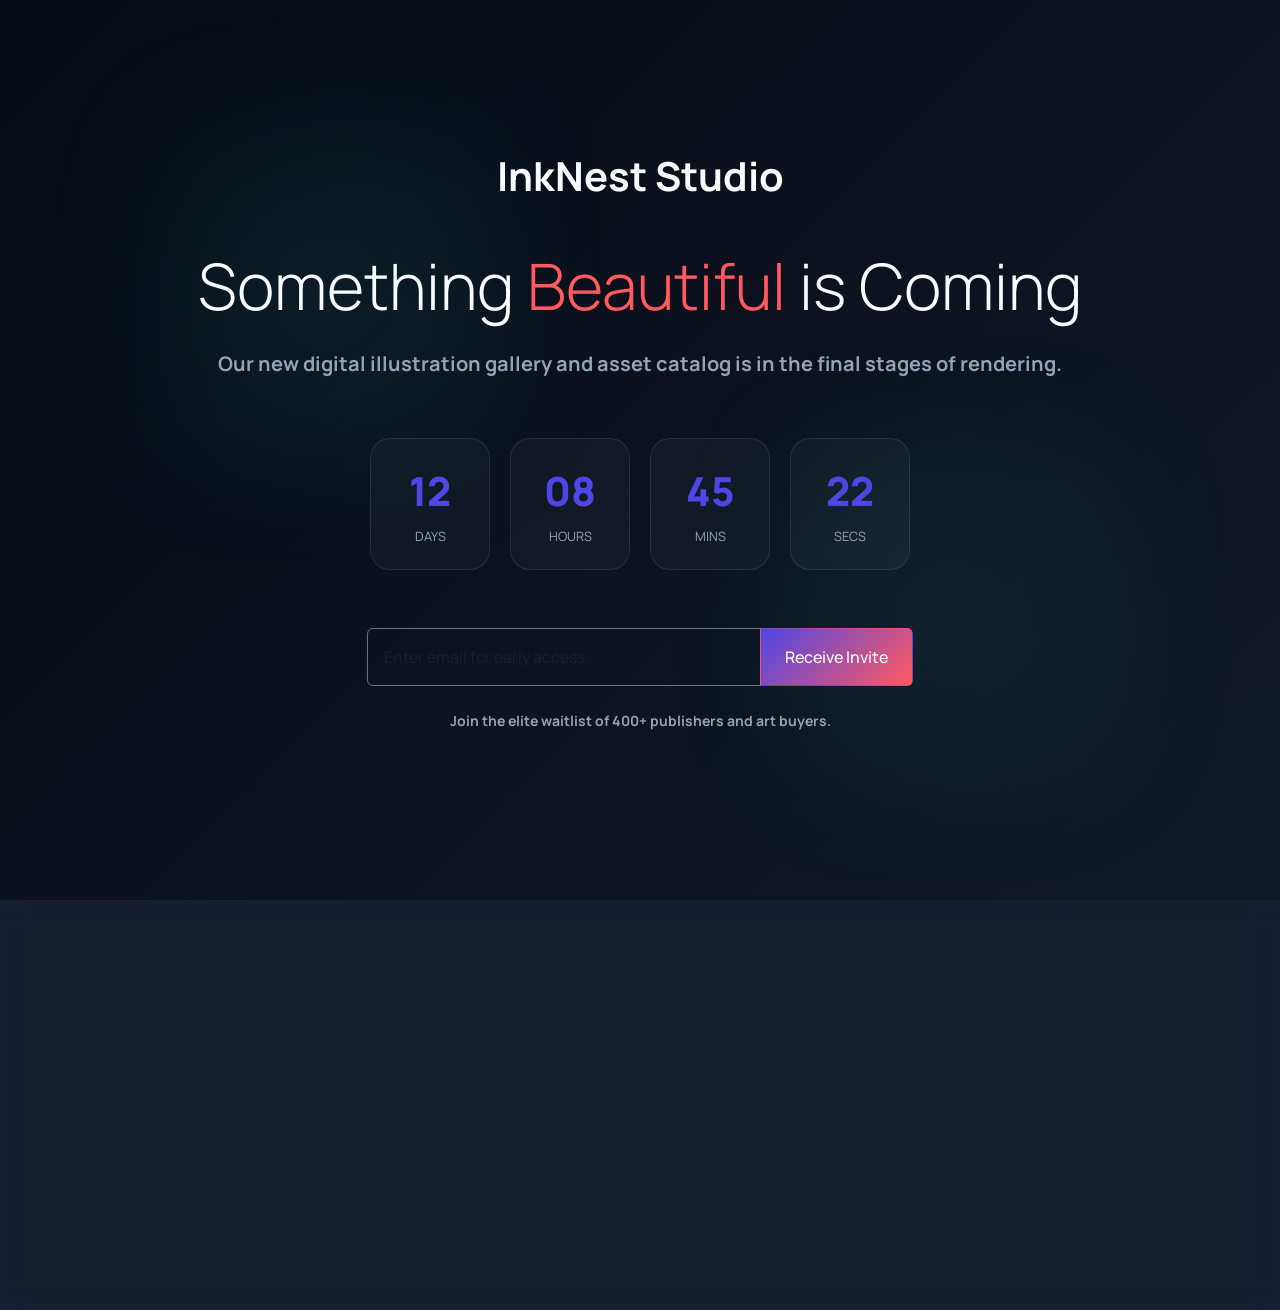
<file: coming-soon.html>
<!DOCTYPE html>
<html lang="en" dir="ltr" data-theme="dark">

<head>
    <meta charset="UTF-8">
    <meta name="viewport" content="width=device-width, initial-scale=1.0">
    <title>InkNest Studio | Coming Soon</title>

    <!-- Fonts -->
    <link rel="preconnect" href="https://fonts.googleapis.com">
    <link rel="preconnect" href="https://fonts.gstatic.com" crossorigin>
    <link href="https://fonts.googleapis.com/css2?family=Manrope:wght@200;300;400;500;600;700;800&display=swap" rel="stylesheet">

    <!-- CSS -->
    <link href="https://cdn.jsdelivr.net/npm/bootstrap@5.3.2/dist/css/bootstrap.min.css" rel="stylesheet">
    <link rel="stylesheet" href="https://cdn.jsdelivr.net/npm/bootstrap-icons@1.11.1/font/bootstrap-icons.css">
    <link rel="stylesheet" href="assets/css/style.css">

    <link rel="icon" type="image/svg+xml" href="assets/favicon.svg">

    <style>
        .coming-soon-wrapper {
            height: 100vh;
            display: flex;
            align-items: center;
            justify-content: center;
            text-align: center;
            background: linear-gradient(135deg, #070B14 0%, #111827 100%);
            overflow: hidden;
            position: relative;
        }

        .countdown-item {
            background: var(--glass-bg);
            border: 1px solid var(--glass-border);
            border-radius: 20px;
            width: 120px;
            padding: 20px;
            margin: 10px;
        }

        .countdown-number {
            font-size: 2.5rem;
            font-weight: 800;
            color: var(--accent-blue);
            display: block;
        }

        .countdown-label {
            font-size: 0.8rem;
            text-transform: uppercase;
            color: var(--text-muted);
        }

        .ambient-light {
            position: absolute;
            width: 400px;
            height: 400px;
            background: radial-gradient(circle, rgba(20, 184, 166, 0.1), transparent);
            filter: blur(50px);
            z-index: 0;
        }
    </style>
</head>

<body>

    <div class="coming-soon-wrapper">
        <div class="ambient-light" style="top: 10%; left: 10%;"></div>
        <div class="ambient-light" style="bottom: 10%; right: 10%;"></div>

        <div class="container position-relative" style="z-index: 1;">
            <h1 class="brand-logo mb-5">
                InkNest Studio
            </h1>
            <h2 class="display-3 mb-4 antigravity-float">Something <span class="text-info">Beautiful</span> is Coming</h2>
            <p class="text-muted lead mb-5">Our new digital illustration gallery and asset catalog is in the final stages of rendering.</p>

            <div class="d-flex justify-content-center mb-5 flex-wrap">
                <div class="countdown-item">
                    <span class="countdown-number">12</span>
                    <span class="countdown-label">Days</span>
                </div>
                <div class="countdown-item">
                    <span class="countdown-number">08</span>
                    <span class="countdown-label">Hours</span>
                </div>
                <div class="countdown-item">
                    <span class="countdown-number">45</span>
                    <span class="countdown-label">Mins</span>
                </div>
                <div class="countdown-item">
                    <span class="countdown-number">22</span>
                    <span class="countdown-label">Secs</span>
                </div>
            </div>

            <div class="row justify-content-center">
                <div class="col-md-6">
                    <div class="input-group mb-4">
                        <input type="text" class="form-control bg-transparent border-secondary text-white p-3"
                            placeholder="Enter email for early access">
                        <button class="btn btn-primary-glow px-4">Receive Invite</button>
                    </div>
                    <p class="small text-muted">Join the elite waitlist of 400+ publishers and art buyers.</p>
                </div>
            </div>
        </div>
    </div>


    <footer class="py-5 glass-panel rounded-0">
        <div class="container">
            <div class="row g-4">
                <div class="col-lg-4">
                    <a class="navbar-brand brand-logo text-decoration-none d-inline-block mb-4" href="index.html">
                        <svg xmlns="http://www.w3.org/2000/svg" viewBox="0 0 180 50" width="180" height="50" style="max-width: 180px; max-height: 50px;">
                            <defs>
                                <linearGradient id="logo-grad-foot" x1="0%" y1="0%" x2="100%" y2="100%">
                                    <stop offset="0%" stop-color="#4F46E5"/>
                                    <stop offset="100%" stop-color="#FF5A5F"/>
                                </linearGradient>
                            </defs>
                            <g transform="translate(5, 5)">
                                <path d="M 5,28 C 12,24 20,28 20,28 C 20,28 28,24 35,28 L 35,16 C 28,12 20,16 20,16 C 20,16 12,12 5,16 Z" fill="none" stroke="url(#logo-grad-foot)" stroke-width="2" stroke-linejoin="round"/>
                                <path d="M 20,16 L 20,28" stroke="url(#logo-grad-foot)" stroke-width="2"/>
                                <path d="M 2,34 C 10,31 25,37 38,33" fill="none" stroke="#F59E0B" stroke-width="3" stroke-linecap="round"/>
                                <path d="M 20,6 L 24,16 L 20,26 L 16,16 Z" fill="url(#logo-grad-foot)"/>
                                <line x1="20" y1="12" x2="20" y2="24" stroke="#FAFAFA" stroke-width="1.5"/>
                                <circle cx="20" cy="12" r="1" fill="#FAFAFA"/>
                            </g>
                            <text x="50" y="28" font-family="'Manrope', sans-serif" font-size="20" font-weight="bold" fill="currentColor">InkNest</text>
                            <text x="50" y="38" font-family="'Manrope', sans-serif" font-size="8" letter-spacing="1.5" fill="#FF5A5F" font-weight="600">STUDIO</text>
                        </svg>
                    </a>
                    <p class="text-muted pe-lg-5">Bespoke editorial illustrations and book cover designs. We partner with publishers, newspapers, and authors to give every story a lasting visual voice.</p>
                </div>
                <div class="col-md-3 col-6">
                    <h5>Studio</h5>
                    <ul class="list-unstyled text-muted">
                        <li><a href="about.html" class="text-decoration-none text-reset">About Us</a></li>
                        <li><a href="services.html" class="text-decoration-none text-reset">Our Services</a></li>
                        <li><a href="services.html" class="text-decoration-none text-reset">Portfolio</a></li>
                        <li><a href="blog.html" class="text-decoration-none text-reset">Studio Blog</a></li>
                    </ul>
                </div>
                <div class="col-md-3 col-6">
                    <h5>Categories</h5>
                    <ul class="list-unstyled text-muted">
                        <li><a href="#" class="text-decoration-none text-reset">Editorial Art</a></li>
                        <li><a href="#" class="text-decoration-none text-reset">Book Covers</a></li>
                        <li><a href="#" class="text-decoration-none text-reset">Magazines</a></li>
                        <li><a href="#" class="text-decoration-none text-reset">Art Licensing</a></li>
                    </ul>
                </div>
                <div class="col-lg-2">
                    <h5>Newsletter</h5>
                    <div class="input-group mb-3">
                        <input type="text" class="form-control bg-transparent border-secondary text-white"
                            placeholder="Email">
                        <button class="btn btn-primary-glow"><i class="bi bi-arrow-right"></i></button>
                    </div>
                    <div class="d-flex gap-3 mt-3">
                        <a href="#" class="text-info fs-5"><i class="bi bi-instagram"></i></a>
                        <a href="#" class="text-info fs-5"><i class="bi bi-twitter-x"></i></a>
                        <a href="#" class="text-info fs-5"><i class="bi bi-linkedin"></i></a>
                    </div>
                </div>
            </div>
            <hr class="my-5 border-secondary">
            <div class="d-flex justify-content-between align-items-center small text-muted footer-bottom-row">
                <p class="mb-0">&copy; 2026 InkNest Editorial Illustration Studio. All rights reserved.</p>
                <div class="d-flex gap-4 footer-bottom-links">
                    <a href="#" class="text-reset text-decoration-none">Privacy Policy</a>
                    <a href="#" class="text-reset text-decoration-none">Terms of Service</a>
                </div>
            </div>
        </div>
    </footer>

    <!-- Back to Top Button -->
    <button onclick="scrollToTop()" id="backToTopBtn" class="btn btn-primary-glow" title="Go to top">
        <i class="bi bi-arrow-up"></i>
    </button>

</body>

</html>
</file>
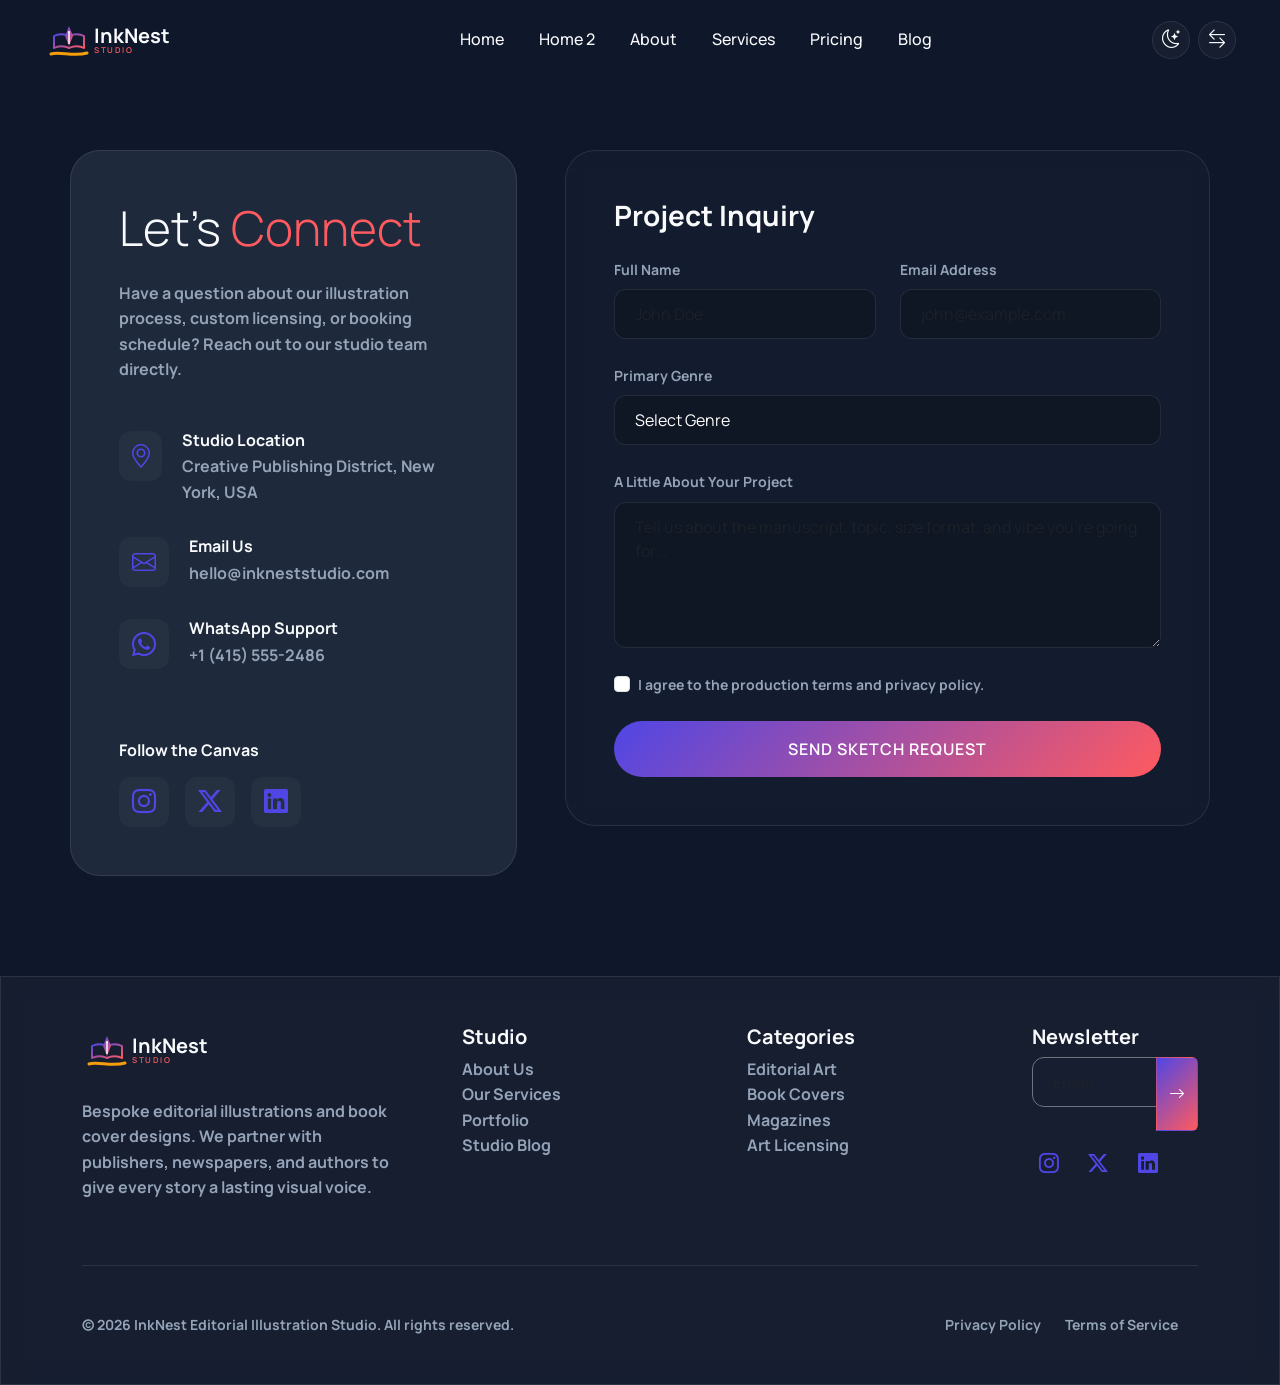
<file: contact.html>
<!DOCTYPE html>
<html lang="en" dir="ltr" data-theme="dark">

<head>
    <meta charset="UTF-8">
    <meta name="viewport" content="width=device-width, initial-scale=1.0">
    <title>Contact Us | InkNest Studio</title>

    <!-- Fonts -->
    <link rel="preconnect" href="https://fonts.googleapis.com">
    <link rel="preconnect" href="https://fonts.gstatic.com" crossorigin>
    <link href="https://fonts.googleapis.com/css2?family=Manrope:wght@200;300;400;500;600;700;800&display=swap" rel="stylesheet">

    <!-- CSS -->
    <link href="https://cdn.jsdelivr.net/npm/bootstrap@5.3.2/dist/css/bootstrap.min.css" rel="stylesheet">
    <link rel="stylesheet" href="https://cdn.jsdelivr.net/npm/bootstrap-icons@1.11.1/font/bootstrap-icons.css">
    <link rel="stylesheet" href="assets/css/style.css">

    <link rel="icon" type="image/svg+xml" href="assets/favicon.svg">

    <style>
        .contact-wrapper {
            padding: 150px 0 100px;
        }

        .contact-info-card {
            background: var(--secondary-bg);
            border-radius: 30px;
            padding: 3rem;
            border: 1px solid var(--glass-border);
            height: 100%;
        }

        .contact-form-card {
            background: rgba(255, 255, 255, 0.02);
            backdrop-filter: blur(10px);
            border-radius: 30px;
            padding: 3rem;
            border: 1px solid var(--glass-border);
        }

        .form-control,
        .form-select {
            background: rgba(0, 0, 0, 0.2);
            border: 1px solid var(--glass-border);
            color: white;
            padding: 12px 20px;
            border-radius: 12px;
            margin-bottom: 1.5rem;
        }

        .form-control:focus {
            background: rgba(0, 0, 0, 0.3);
            border-color: var(--accent-blue);
            color: white;
            box-shadow: var(--neon-glow);
        }

        .info-item {
            display: flex;
            gap: 20px;
            margin-bottom: 2rem;
        }

        .info-icon {
            width: 50px;
            height: 50px;
            background: var(--glass-bg);
            border-radius: 12px;
            display: flex;
            align-items: center;
            justify-content: center;
            font-size: 1.5rem;
            color: var(--accent-blue);
        }
    </style>
</head>

<body>

    <!-- Navigation -->
    <nav class="navbar navbar-expand-lg fixed-top">
        <div class="container-fluid">
            <a href="index.html" class="navbar-brand brand-logo text-decoration-none">
                <svg xmlns="http://www.w3.org/2000/svg" viewBox="0 0 180 50" width="180" height="50" style="max-width: 180px; max-height: 50px;">
                                <defs>
                                    <linearGradient id="logo-grad-nav" x1="0%" y1="0%" x2="100%" y2="100%">
                                        <stop offset="0%" stop-color="#4F46E5"/>
                                        <stop offset="100%" stop-color="#FF5A5F"/>
                                    </linearGradient>
                                </defs>
                                <g transform="translate(5, 5)">
                                    <path d="M 5,28 C 12,24 20,28 20,28 C 20,28 28,24 35,28 L 35,16 C 28,12 20,16 20,16 C 20,16 12,12 5,16 Z" fill="none" stroke="url(#logo-grad-nav)" stroke-width="2" stroke-linejoin="round"/>
                                    <path d="M 20,16 L 20,28" stroke="url(#logo-grad-nav)" stroke-width="2"/>
                                    <path d="M 2,34 C 10,31 25,37 38,33" fill="none" stroke="#F59E0B" stroke-width="3" stroke-linecap="round"/>
                                    <path d="M 20,6 L 24,16 L 20,26 L 16,16 Z" fill="url(#logo-grad-nav)"/>
                                    <line x1="20" y1="12" x2="20" y2="24" stroke="#FAFAFA" stroke-width="1.5"/>
                                    <circle cx="20" cy="12" r="1" fill="#FAFAFA"/>
                                </g>
                                <text x="50" y="28" font-family="'Manrope', sans-serif" font-size="20" font-weight="bold" fill="currentColor">InkNest</text>
                                <text x="50" y="38" font-family="'Manrope', sans-serif" font-size="8" letter-spacing="1.5" fill="#FF5A5F" font-weight="600">STUDIO</text>
                            </svg>
            </a>
            <button class="navbar-toggler" type="button" data-bs-toggle="collapse" data-bs-target="#navContent">
                <span class="navbar-toggler-icon"></span>
            </button>
            <div class="collapse navbar-collapse" id="navContent">
                <div class="navbar-mobile-header">
                    <span class="navbar-mobile-title">Menu</span>
                    <button class="navbar-close-btn" type="button" aria-label="Close navigation">
                        <i class="bi bi-x-lg"></i>
                    </button>
                </div>
                <ul class="navbar-nav mx-auto align-items-center">
                    <li class="nav-item"><a class="nav-link" href="index.html">Home</a></li>
                    <li class="nav-item"><a class="nav-link" href="home2.html">Home 2</a></li>
                    <li class="nav-item"><a class="nav-link" href="about.html">About</a></li>
                    <li class="nav-item"><a class="nav-link" href="services.html">Services</a></li>
                    <li class="nav-item"><a class="nav-link" href="pricing.html">Pricing</a></li>
                    <li class="nav-item"><a class="nav-link" href="blog.html">Blog</a></li>
                </ul>
                <div class="navbar-nav align-items-center gap-2 navbar-mobile-actions">
                    
                    <button onclick="toggleTheme()" class="btn btn-dark rounded-circle btn-sm">
                        <i class="bi bi-moon-stars"></i>
                    </button>
                    <button onclick="toggleDirection()" class="btn btn-dark rounded-circle btn-sm">
                        <i class="bi bi-arrow-left-right"></i>
                    </button>
                </div>
            </div>
        </div>
    </nav>

    <div class="container contact-wrapper">
        <div class="row g-5">
            <div class="col-lg-5">
                <div class="contact-info-card antigravity-float">
                    <h2 class="display-5 mb-4">Let's <span class="text-info">Connect</span></h2>
                    <p class="text-muted mb-5">Have a question about our illustration process, custom licensing, or booking schedule? Reach out to our studio team directly.</p>

                    <div class="info-item">
                        <div class="info-icon"><i class="bi bi-geo-alt"></i></div>
                        <div>
                            <h6 class="mb-1">Studio Location</h6>
                            <p class="text-muted mb-0">Creative Publishing District, New York, USA</p>
                        </div>
                    </div>

                    <div class="info-item">
                        <div class="info-icon"><i class="bi bi-envelope"></i></div>
                        <div>
                            <h6 class="mb-1">Email Us</h6>
                            <p class="text-muted mb-0">hello@inkneststudio.com</p>
                        </div>
                    </div>

                    <div class="info-item">
                        <div class="info-icon"><i class="bi bi-whatsapp"></i></div>
                        <div>
                            <h6 class="mb-1">WhatsApp Support</h6>
                            <p class="text-muted mb-0">+1 (415) 555-2486</p>
                        </div>
                    </div>

                    <div class="mt-5 pt-4">
                        <h6>Follow the Canvas</h6>
                        <div class="d-flex gap-3 mt-3">
                            <a href="#" class="info-icon text-decoration-none"><i class="bi bi-instagram"></i></a>
                            <a href="#" class="info-icon text-decoration-none"><i class="bi bi-twitter-x"></i></a>
                            <a href="#" class="info-icon text-decoration-none"><i class="bi bi-linkedin"></i></a>
                        </div>
                    </div>
                </div>
            </div>

            <div class="col-lg-7">
                <div class="contact-form-card">
                    <h3 class="mb-4">Project Inquiry</h3>
                    <form>
                        <div class="row">
                            <div class="col-md-6">
                                <label class="form-label small text-muted">Full Name</label>
                                <input type="text" class="form-control" placeholder="John Doe">
                            </div>
                            <div class="col-md-6">
                                <label class="form-label small text-muted">Email Address</label>
                                <input type="email" class="form-control" placeholder="john@example.com">
                            </div>
                        </div>

                        <label class="form-label small text-muted">Primary Genre</label>
                        <select class="form-select">
                            <option selected disabled>Select Genre</option>
                            <option>Editorial Illustration</option>
                            <option>Book Cover Design</option>
                            <option>Magazine Art</option>
                            <option>Art Licensing / Packs</option>
                        </select>

                        <label class="form-label small text-muted">A Little About Your Project</label>
                        <textarea class="form-control" rows="5"
                            placeholder="Tell us about the manuscript, topic, size format, and vibe you're going for..."></textarea>

                        <div class="form-check mb-4">
                            <input class="form-check-input" type="checkbox" id="termsCheck">
                            <label class="form-check-label small text-muted" for="termsCheck">
                                I agree to the production terms and privacy policy.
                            </label>
                        </div>

                        <button type="submit" class="btn btn-premium btn-primary-glow w-100 py-3">Send Sketch Request</button>
                    </form>
                </div>
            </div>
        </div>
    </div>


    <footer class="py-5 glass-panel rounded-0">
        <div class="container">
            <div class="row g-4">
                <div class="col-lg-4">
                    <a class="navbar-brand brand-logo text-decoration-none d-inline-block mb-4" href="index.html">
                        <svg xmlns="http://www.w3.org/2000/svg" viewBox="0 0 180 50" width="180" height="50" style="max-width: 180px; max-height: 50px;">
                            <defs>
                                <linearGradient id="logo-grad-foot" x1="0%" y1="0%" x2="100%" y2="100%">
                                    <stop offset="0%" stop-color="#4F46E5"/>
                                    <stop offset="100%" stop-color="#FF5A5F"/>
                                </linearGradient>
                            </defs>
                            <g transform="translate(5, 5)">
                                <path d="M 5,28 C 12,24 20,28 20,28 C 20,28 28,24 35,28 L 35,16 C 28,12 20,16 20,16 C 20,16 12,12 5,16 Z" fill="none" stroke="url(#logo-grad-foot)" stroke-width="2" stroke-linejoin="round"/>
                                <path d="M 20,16 L 20,28" stroke="url(#logo-grad-foot)" stroke-width="2"/>
                                <path d="M 2,34 C 10,31 25,37 38,33" fill="none" stroke="#F59E0B" stroke-width="3" stroke-linecap="round"/>
                                <path d="M 20,6 L 24,16 L 20,26 L 16,16 Z" fill="url(#logo-grad-foot)"/>
                                <line x1="20" y1="12" x2="20" y2="24" stroke="#FAFAFA" stroke-width="1.5"/>
                                <circle cx="20" cy="12" r="1" fill="#FAFAFA"/>
                            </g>
                            <text x="50" y="28" font-family="'Manrope', sans-serif" font-size="20" font-weight="bold" fill="currentColor">InkNest</text>
                            <text x="50" y="38" font-family="'Manrope', sans-serif" font-size="8" letter-spacing="1.5" fill="#FF5A5F" font-weight="600">STUDIO</text>
                        </svg>
                    </a>
                    <p class="text-muted pe-lg-5">Bespoke editorial illustrations and book cover designs. We partner with publishers, newspapers, and authors to give every story a lasting visual voice.</p>
                </div>
                <div class="col-md-3 col-6">
                    <h5>Studio</h5>
                    <ul class="list-unstyled text-muted">
                        <li><a href="about.html" class="text-decoration-none text-reset">About Us</a></li>
                        <li><a href="services.html" class="text-decoration-none text-reset">Our Services</a></li>
                        <li><a href="services.html" class="text-decoration-none text-reset">Portfolio</a></li>
                        <li><a href="blog.html" class="text-decoration-none text-reset">Studio Blog</a></li>
                    </ul>
                </div>
                <div class="col-md-3 col-6">
                    <h5>Categories</h5>
                    <ul class="list-unstyled text-muted">
                        <li><a href="#" class="text-decoration-none text-reset">Editorial Art</a></li>
                        <li><a href="#" class="text-decoration-none text-reset">Book Covers</a></li>
                        <li><a href="#" class="text-decoration-none text-reset">Magazines</a></li>
                        <li><a href="#" class="text-decoration-none text-reset">Art Licensing</a></li>
                    </ul>
                </div>
                <div class="col-lg-2">
                    <h5>Newsletter</h5>
                    <div class="input-group mb-3">
                        <input type="text" class="form-control bg-transparent border-secondary text-white"
                            placeholder="Email">
                        <button class="btn btn-primary-glow"><i class="bi bi-arrow-right"></i></button>
                    </div>
                    <div class="d-flex gap-3 mt-3">
                        <a href="#" class="text-info fs-5"><i class="bi bi-instagram"></i></a>
                        <a href="#" class="text-info fs-5"><i class="bi bi-twitter-x"></i></a>
                        <a href="#" class="text-info fs-5"><i class="bi bi-linkedin"></i></a>
                    </div>
                </div>
            </div>
            <hr class="my-5 border-secondary">
            <div class="d-flex justify-content-between align-items-center small text-muted footer-bottom-row">
                <p class="mb-0">&copy; 2026 InkNest Editorial Illustration Studio. All rights reserved.</p>
                <div class="d-flex gap-4 footer-bottom-links">
                    <a href="#" class="text-reset text-decoration-none">Privacy Policy</a>
                    <a href="#" class="text-reset text-decoration-none">Terms of Service</a>
                </div>
            </div>
        </div>
    </footer>

    <!-- JS -->
    <script src="https://cdn.jsdelivr.net/npm/bootstrap@5.3.2/dist/js/bootstrap.bundle.min.js"></script>
    <script src="assets/js/main.js"></script>
    <!-- Back to Top Button -->
    <button onclick="scrollToTop()" id="backToTopBtn" class="btn btn-primary-glow" title="Go to top">
        <i class="bi bi-arrow-up"></i>
    </button>

</body>

</html>
</file>
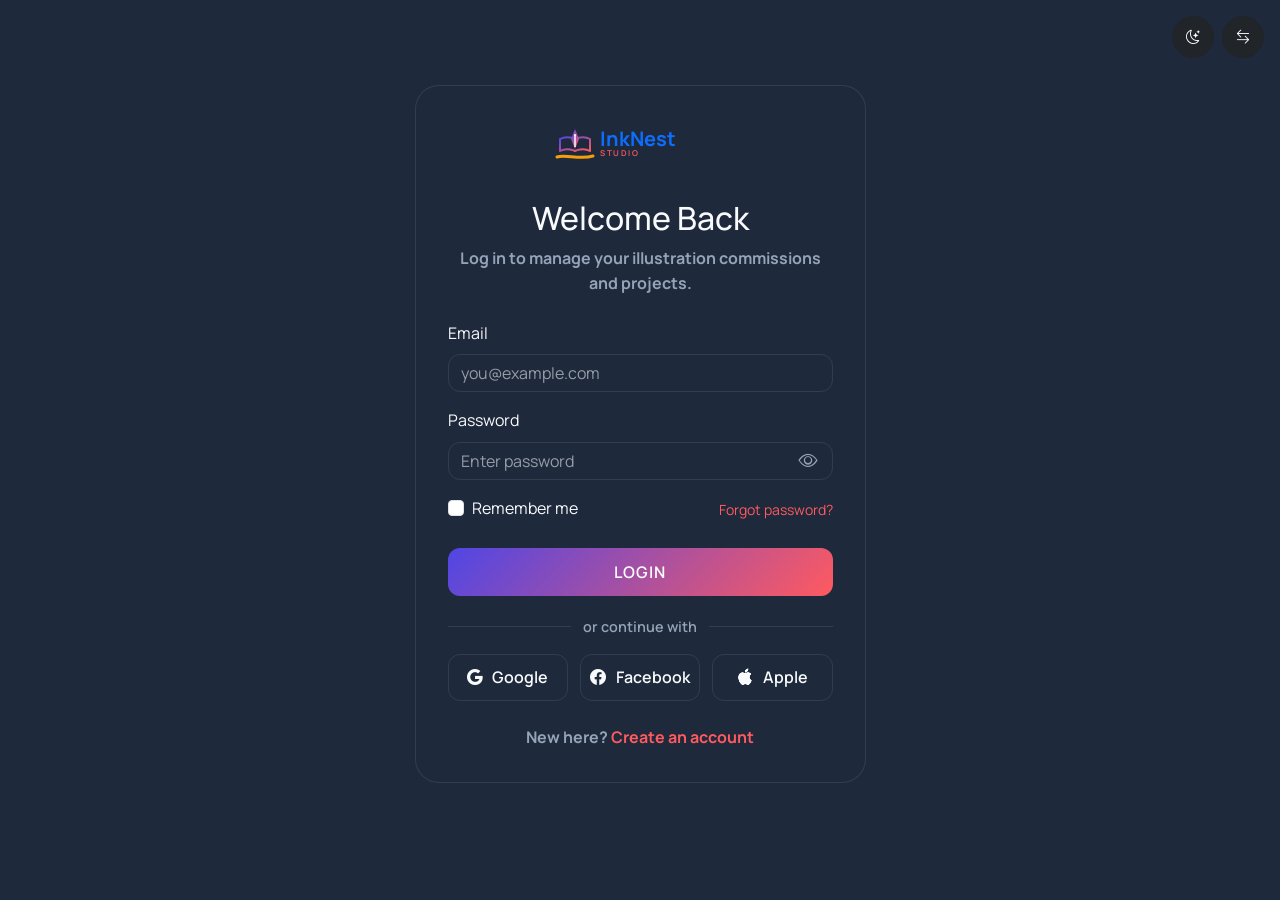
<file: login.html>
<!DOCTYPE html>
<html lang="en" dir="ltr" data-theme="dark">

<head>
    <meta charset="UTF-8">
    <meta name="viewport" content="width=device-width, initial-scale=1.0">
    <title>Login | InkNest Studio</title>

    <link rel="preconnect" href="https://fonts.googleapis.com">
    <link rel="preconnect" href="https://fonts.gstatic.com" crossorigin>
    <link href="https://fonts.googleapis.com/css2?family=Manrope:wght@200;300;400;500;600;700;800&display=swap" rel="stylesheet">

    <link href="https://cdn.jsdelivr.net/npm/bootstrap@5.3.2/dist/css/bootstrap.min.css" rel="stylesheet">
    <link rel="stylesheet" href="https://cdn.jsdelivr.net/npm/bootstrap-icons@1.11.1/font/bootstrap-icons.css">
    <link rel="stylesheet" href="assets/css/style.css">

    <link rel="icon" type="image/svg+xml" href="assets/favicon.svg">

    <style>
        :root {
            --auth-field-radius: 12px;
        }

        .auth-top-controls {
            position: fixed;
            top: 1rem;
            inset-inline-end: 1rem;
            z-index: 1100;
            display: flex;
            align-items: center;
            gap: 0.5rem;
        }

        .auth-top-controls .btn {
            width: 42px;
            height: 42px;
            padding: 0;
            display: inline-flex;
            align-items: center;
            justify-content: center;
        }

        .auth-section {
            min-height: 100vh;
            display: flex;
            align-items: center;
            padding-top: 2rem;
            padding-bottom: 4rem;
        }

        .auth-card {
            background: var(--secondary-bg);
            border: 1px solid var(--glass-border);
            border-radius: 24px;
            padding: 2rem;
        }

        .form-control,
        .form-control:focus {
            background: transparent;
            color: var(--text-main);
            border-color: var(--glass-border);
            border-radius: var(--auth-field-radius);
            box-shadow: none;
        }

        .auth-card .btn-premium {
            border-radius: var(--auth-field-radius);
        }

        [data-theme="dark"] .auth-card .form-control {
            color: #f8fbff;
        }

        [data-theme="dark"] .auth-card .form-control::placeholder {
            color: rgba(248, 251, 255, 0.55);
        }

        .social-auth-divider {
            display: flex;
            align-items: center;
            gap: 0.75rem;
            margin: 1.2rem 0 1rem;
            color: var(--text-muted);
            font-size: 0.9rem;
            font-weight: 600;
        }

        .social-auth-divider::before,
        .social-auth-divider::after {
            content: "";
            flex: 1;
            height: 1px;
            background: var(--glass-border);
        }

        .social-auth-btn {
            width: 100%;
            display: flex;
            align-items: center;
            justify-content: center;
            gap: 0.6rem;
            border: 1px solid var(--glass-border);
            border-radius: var(--auth-field-radius);
            background: transparent;
            color: var(--text-main);
            padding: 0.6rem 1rem;
            font-weight: 600;
            transition: var(--transition-smooth);
        }

        .social-auth-options {
            display: grid;
            grid-template-columns: repeat(3, minmax(0, 1fr));
            gap: 0.75rem;
        }

        @media (max-width: 576px) {
            .social-auth-options {
                grid-template-columns: 1fr;
            }
        }

        @media (max-width: 360px) {
            .auth-top-controls {
                top: 0.5rem;
                inset-inline-end: 0.5rem;
            }

            .auth-top-controls .btn {
                width: 38px;
                height: 38px;
            }

            .auth-section {
                padding-top: 4.25rem;
            }
        }

        .social-auth-btn:hover {
            background: var(--glass-bg);
            color: var(--text-main);
        }

        .auth-card a.text-info {
            transition: var(--transition-smooth);
        }

        .auth-card a.text-info:hover,
        .auth-card a.text-info:focus-visible {
            color: var(--accent-purple) !important;
            text-decoration: underline !important;
        }
    </style>
</head>

<body>
    <canvas id="particles-canvas"></canvas>
    <div class="auth-top-controls d-flex align-items-center gap-2">
        <button onclick="toggleTheme()" class="btn btn-dark rounded-circle btn-sm">
            <i class="bi bi-moon-stars"></i>
        </button>
        <button onclick="toggleDirection()" class="btn btn-dark rounded-circle btn-sm">
            <i class="bi bi-arrow-left-right"></i>
        </button>
    </div>

    <section class="auth-section">
        <div class="container">
            <div class="row justify-content-center">
                <div class="col-lg-5 col-md-8">
                    <div class="auth-card">
                        <div class="text-center mb-4">
                            <a class="brand-logo text-decoration-none" href="index.html">
                                <svg xmlns="http://www.w3.org/2000/svg" viewBox="0 0 180 50" width="180" height="50" style="max-width: 180px; max-height: 50px;">
                                    <defs>
                                        <linearGradient id="logo-grad-nav" x1="0%" y1="0%" x2="100%" y2="100%">
                                            <stop offset="0%" stop-color="#4F46E5"/>
                                            <stop offset="100%" stop-color="#FF5A5F"/>
                                        </linearGradient>
                                    </defs>
                                    <g transform="translate(5, 5)">
                                        <path d="M 5,28 C 12,24 20,28 20,28 C 20,28 28,24 35,28 L 35,16 C 28,12 20,16 20,16 C 20,16 12,12 5,16 Z" fill="none" stroke="url(#logo-grad-nav)" stroke-width="2" stroke-linejoin="round"/>
                                        <path d="M 20,16 L 20,28" stroke="url(#logo-grad-nav)" stroke-width="2"/>
                                        <path d="M 2,34 C 10,31 25,37 38,33" fill="none" stroke="#F59E0B" stroke-width="3" stroke-linecap="round"/>
                                        <path d="M 20,6 L 24,16 L 20,26 L 16,16 Z" fill="url(#logo-grad-nav)"/>
                                        <line x1="20" y1="12" x2="20" y2="24" stroke="#FAFAFA" stroke-width="1.5"/>
                                        <circle cx="20" cy="12" r="1" fill="#FAFAFA"/>
                                    </g>
                                    <text x="50" y="28" font-family="'Manrope', sans-serif" font-size="20" font-weight="bold" fill="currentColor">InkNest</text>
                                    <text x="50" y="38" font-family="'Manrope', sans-serif" font-size="8" letter-spacing="1.5" fill="#FF5A5F" font-weight="600">STUDIO</text>
                                </svg>
                            </a>
                        </div>
                        <h1 class="h2 mb-2 text-center">Welcome Back</h1>
                        <p class="text-muted mb-4 text-center">Log in to manage your illustration commissions and projects.</p>

                        <form>
                            <div class="mb-3">
                                <label class="form-label">Email</label>
                                <input type="email" class="form-control" placeholder="you@example.com">
                            </div>
                            <div class="mb-3">
                                <label class="form-label">Password</label>
                                <div class="password-field-wrapper">
                                    <input type="password" class="form-control" id="passwordInput"
                                        placeholder="Enter password">
                                    <i class="bi bi-eye password-toggle-icon" id="passwordToggle"></i>
                                </div>
                            </div>
                            <div class="d-flex justify-content-between align-items-center mb-4">
                                <div class="form-check">
                                    <input class="form-check-input" type="checkbox" id="rememberMe">
                                    <label class="form-check-label" for="rememberMe">Remember me</label>
                                </div>
                                <a href="#" class="text-info text-decoration-none small">Forgot password?</a>
                            </div>
                            <button type="submit" class="btn btn-primary-glow btn-premium w-100">Login</button>

                            <div class="social-auth-divider">or continue with</div>
                            <div class="social-auth-options">
                                <button type="button" class="social-auth-btn"><i class="bi bi-google"></i>
                                    Google</button>
                                <button type="button" class="social-auth-btn"><i class="bi bi-facebook"></i>
                                    Facebook</button>
                                <button type="button" class="social-auth-btn"><i class="bi bi-apple"></i> Apple</button>
                            </div>
                        </form>

                        <p class="text-muted mt-4 mb-0 text-center">New here? <a href="signup.html"
                                class="text-info text-decoration-none">Create an account</a></p>
                    </div>
                </div>
            </div>
        </div>
    </section>

    <script src="https://cdn.jsdelivr.net/npm/bootstrap@5.3.2/dist/js/bootstrap.bundle.min.js"></script>
    <script src="assets/js/main.js"></script>
    <script>
        const passwordInput = document.getElementById('passwordInput');
        const passwordToggle = document.getElementById('passwordToggle');

        if (passwordToggle) {
            passwordToggle.addEventListener('click', function () {
                const type = passwordInput.getAttribute('type') === 'password' ? 'text' : 'password';
                passwordInput.setAttribute('type', type);
                this.classList.toggle('bi-eye');
                this.classList.toggle('bi-eye-slash');
            });
        }
    </script>
</body>

</html>
</file>
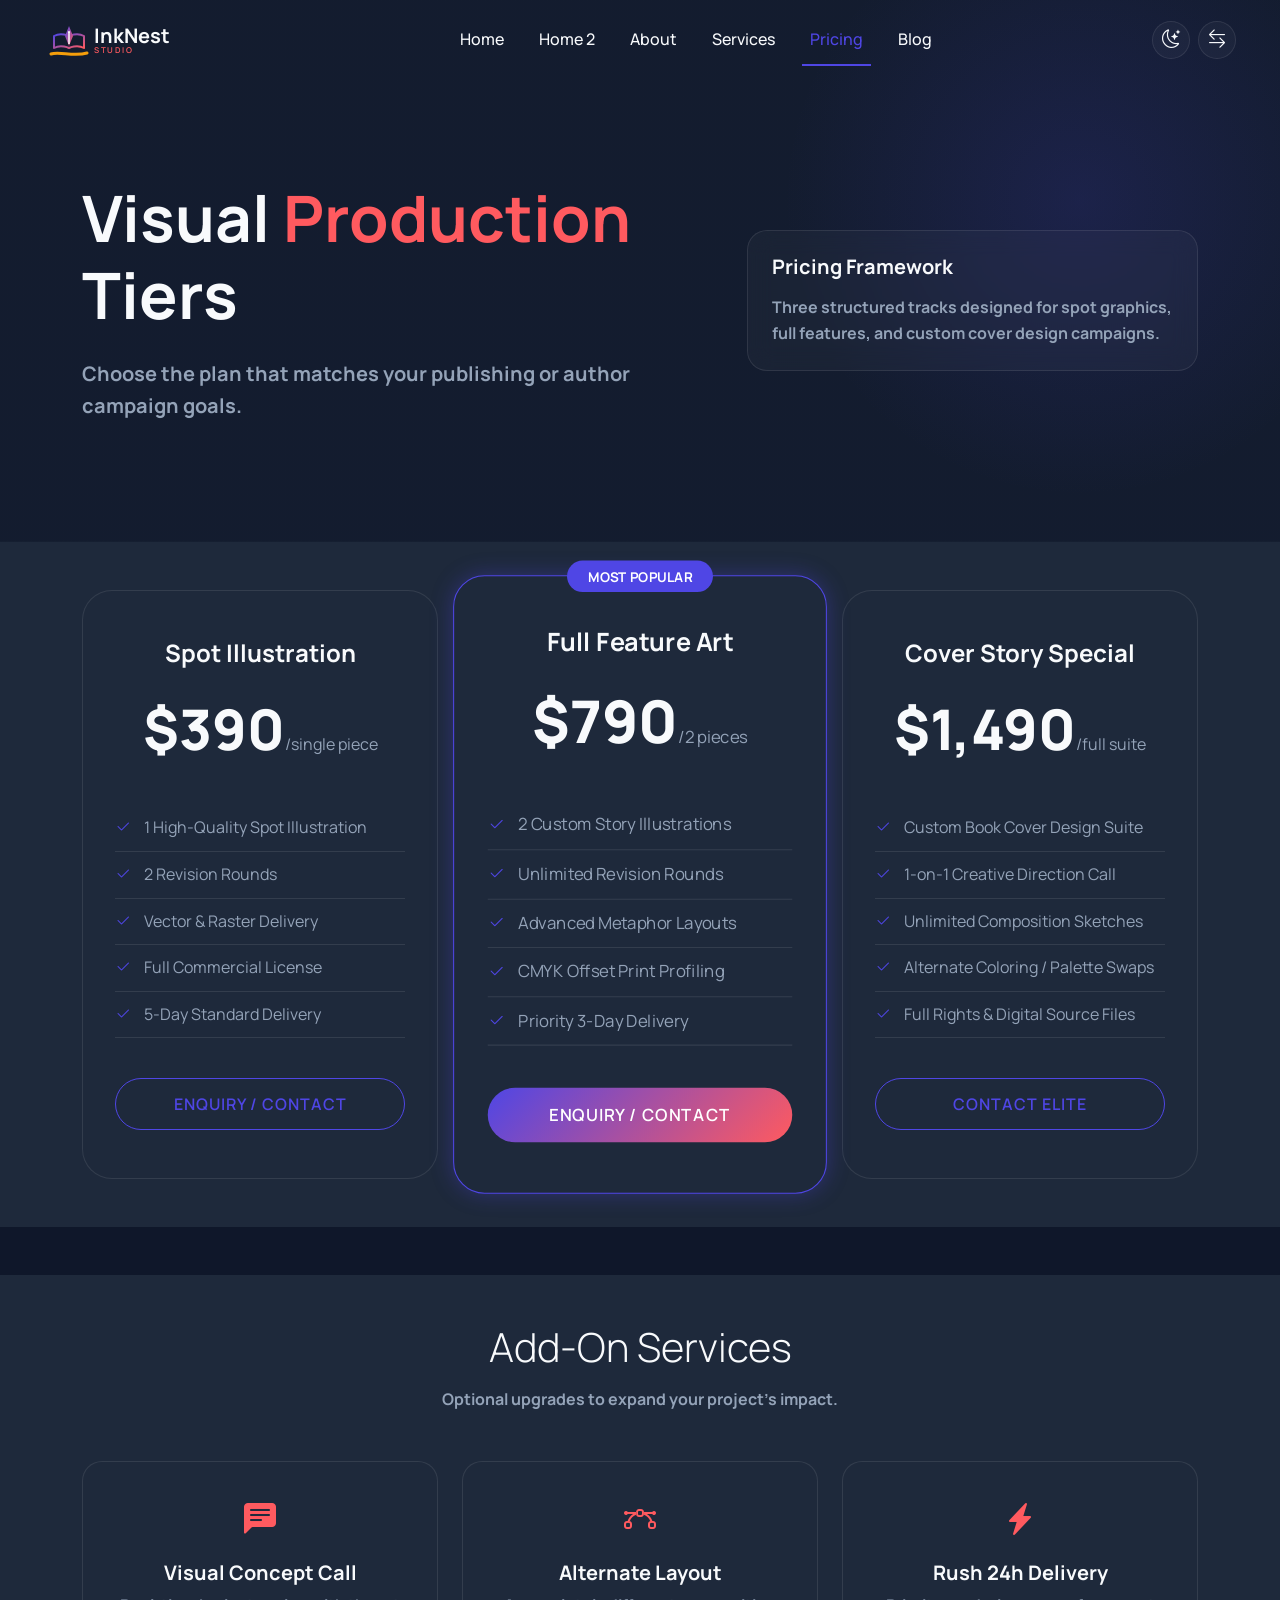
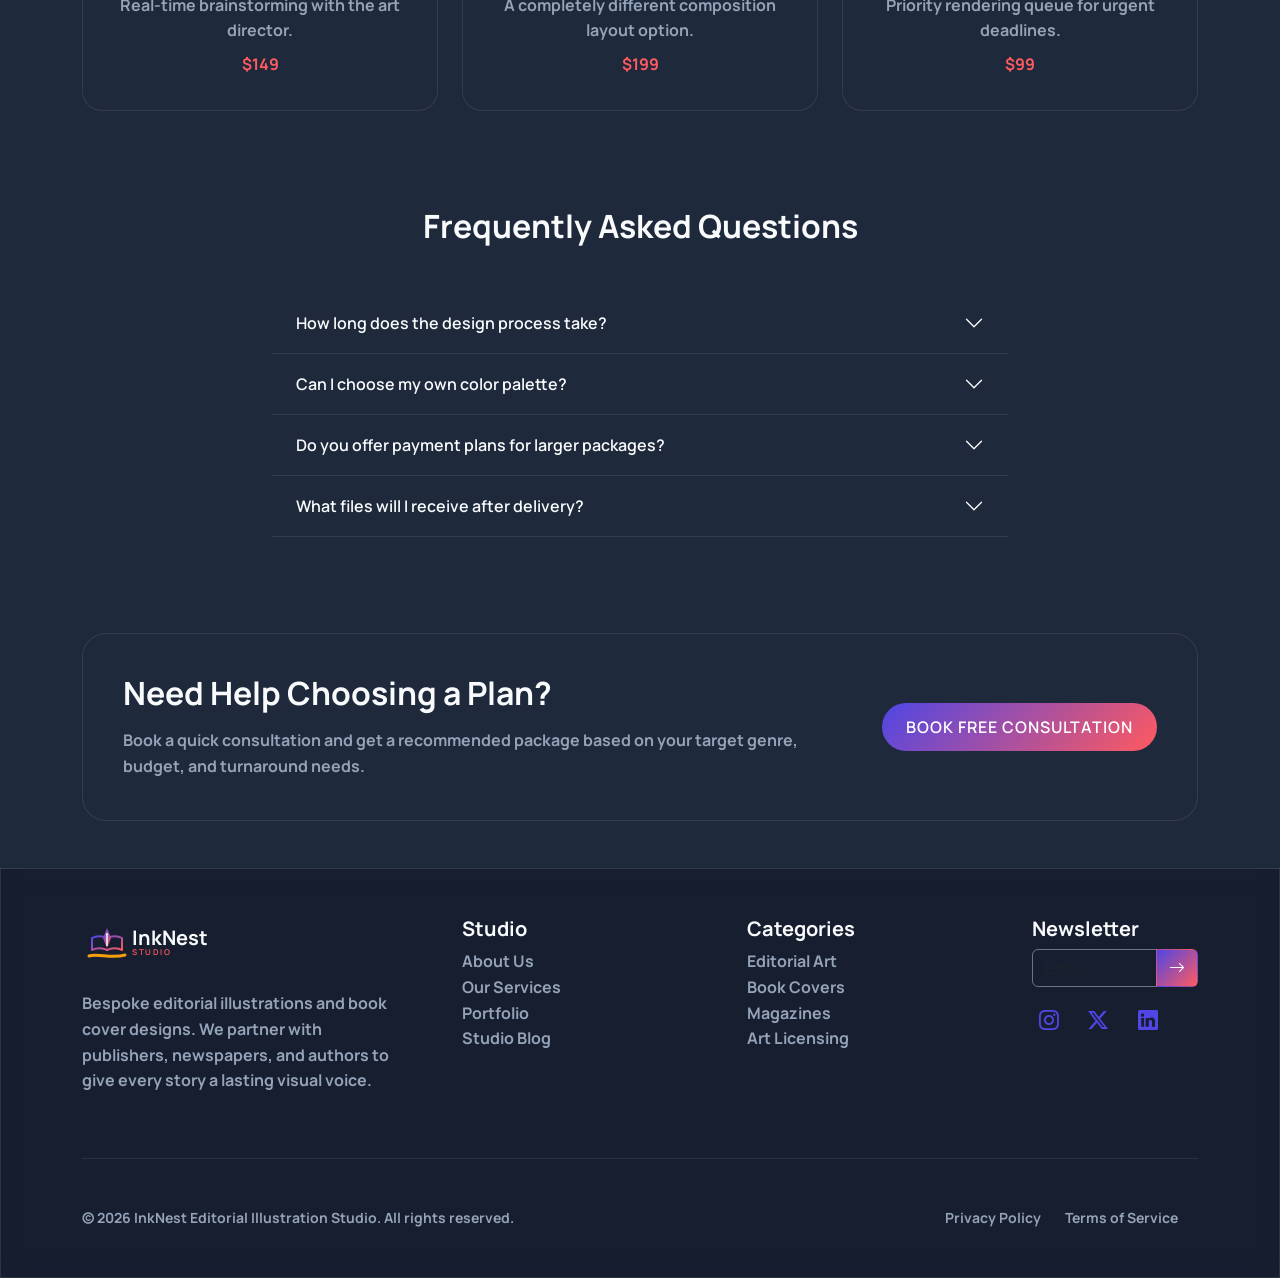
<file: pricing.html>
<!DOCTYPE html>
<html lang="en" dir="ltr" data-theme="dark">

<head>
    <meta charset="UTF-8">
    <meta name="viewport" content="width=device-width, initial-scale=1.0">
    <title>Pricing Plans | InkNest Studio</title>

    <!-- Fonts -->
    <link rel="preconnect" href="https://fonts.googleapis.com">
    <link rel="preconnect" href="https://fonts.gstatic.com" crossorigin>
    <link href="https://fonts.googleapis.com/css2?family=Manrope:wght@200;300;400;500;600;700;800&display=swap" rel="stylesheet">

    <!-- CSS -->
    <link href="https://cdn.jsdelivr.net/npm/bootstrap@5.3.2/dist/css/bootstrap.min.css" rel="stylesheet">
    <link rel="stylesheet" href="https://cdn.jsdelivr.net/npm/bootstrap-icons@1.11.1/font/bootstrap-icons.css">
    <link rel="stylesheet" href="assets/css/style.css">

    <link rel="icon" type="image/svg+xml" href="assets/favicon.svg">

    <style>
        .hero-section {
            position: relative;
            padding-top: calc(var(--navbar-height) + 100px);
            padding-bottom: 120px;
            overflow: hidden;
        }

        .hero-glow {
            position: absolute;
            width: 600px;
            height: 600px;
            background: radial-gradient(circle, rgba(79, 70, 229, 0.15) 0%, transparent 70%);
            top: -100px;
            inset-inline-end: -100px;
            z-index: -1;
        }

        .pricing-card {
            background: var(--secondary-bg);
            border: 1px solid var(--glass-border);
            border-radius: 30px;
            padding: 3rem 2rem;
            text-align: center;
            transition: var(--transition-smooth);
            position: relative;
            height: 100%;
            display: flex;
            flex-direction: column;
        }

        .pricing-thumb {
            width: 100%;
            height: 170px;
            object-fit: cover;
            border-radius: 16px;
            border: 1px solid var(--glass-border);
            margin-bottom: 1.25rem;
        }

        .pricing-card.popular {
            border-color: var(--accent-blue);
            box-shadow: var(--neon-glow);
            transform: scale(1.05);
            z-index: 10;
        }

        .pricing-card:hover {
            transform: translateY(-10px);
            border-color: var(--accent-blue);
        }

        .price-tag {
            font-size: 3.5rem;
            font-weight: 800;
            margin-bottom: 2rem;
            color: var(--text-main);
        }

        .price-tag span {
            font-size: 1rem;
            font-weight: 400;
            color: var(--text-muted);
        }

        .features-list {
            list-style: none;
            padding: 0;
            margin-bottom: 2.5rem;
            text-align: start;
        }

        .features-list li {
            padding: 10px 0;
            color: var(--text-muted);
            border-bottom: 1px solid var(--glass-border);
        }

        .features-list li i {
            color: var(--accent-blue);
            margin-inline-end: 10px;
        }

        .popular-badge {
            position: absolute;
            top: -15px;
            left: 50%;
            transform: translateX(-50%);
            background: var(--accent-blue);
            color: white;
            padding: 5px 20px;
            border-radius: 20px;
            font-size: 0.8rem;
            font-weight: 700;
            text-transform: uppercase;
        }

        .pricing-extra-card {
            background: var(--secondary-bg);
            border: 1px solid var(--glass-border);
            border-radius: 20px;
            padding: 2rem;
            height: 100%;
            transition: var(--transition-smooth);
            display: flex;
            flex-direction: column;
        }

        .pricing-extra-card strong {
            margin-top: auto;
        }

        .pricing-extra-card:hover {
            transform: translateY(-8px);
            border-color: var(--accent-blue);
            box-shadow: var(--neon-glow);
        }

        .pricing-cta-box {
            background: var(--secondary-bg);
            border: 1px solid var(--glass-border);
            border-radius: 24px;
            padding: 2.5rem;
            transition: var(--transition-smooth);
        }

        .pricing-cta-box:hover {
            border-color: var(--accent-blue);
            box-shadow: var(--neon-glow);
        }

        .pricing-card .btn-outline-info {
            border: 1px solid var(--accent-blue);
            color: var(--accent-blue);
            background: transparent;
            transition: var(--transition-smooth);
        }

        .pricing-card .btn-premium {
            display: inline-flex;
            align-items: center;
            justify-content: center;
            height: 52px;
            white-space: nowrap;
            padding-inline: 15px !important;
        }

        .pricing-card .btn-outline-info:hover {
            background: var(--accent-blue);
            color: #fff;
            transform: translateY(-5px);
            box-shadow: 0 10px 20px rgba(79, 70, 229, 0.2);
        }

        .pricing-hero-media {
            width: 100%;
            height: 190px;
            object-fit: cover;
            border-radius: 16px;
            border: 1px solid var(--glass-border);
            margin-bottom: 1rem;
        }

        .faq-question {
            color: var(--text-main) !important;
        }

        @media (min-width: 768px) and (max-width: 991.98px) {
            .hero-section {
                min-height: 62vh;
            }

            .pricing-card {
                text-align: center;
            }

            .features-list {
                text-align: center;
            }

            .features-list li {
                display: flex;
                justify-content: center;
                gap: 8px;
            }

            .features-list li i {
                margin-inline-end: 0;
            }
        }

        @media (max-width: 991.98px) {
            .pricing-card.popular {
                transform: none;
            }

            .popular-badge {
                position: static;
                top: auto;
                left: auto;
                transform: none;
                display: inline-block;
                margin-bottom: 1rem;
            }

            .pricing-card .btn {
                display: inline-flex;
                justify-content: center;
                min-height: 46px;
            }

            .pricing-card .btn-outline-info {
                border: 1px solid var(--accent-blue);
                color: var(--accent-blue);
                background: transparent;
            }
        }
    </style>
</head>

<body>

    <!-- Navigation -->
    <nav class="navbar navbar-expand-lg fixed-top">
        <div class="container-fluid">
            <a href="index.html" class="navbar-brand brand-logo text-decoration-none">
                <svg xmlns="http://www.w3.org/2000/svg" viewBox="0 0 180 50" width="180" height="50" style="max-width: 180px; max-height: 50px;">
                                <defs>
                                    <linearGradient id="logo-grad-nav" x1="0%" y1="0%" x2="100%" y2="100%">
                                        <stop offset="0%" stop-color="#4F46E5"/>
                                        <stop offset="100%" stop-color="#FF5A5F"/>
                                    </linearGradient>
                                </defs>
                                <g transform="translate(5, 5)">
                                    <path d="M 5,28 C 12,24 20,28 20,28 C 20,28 28,24 35,28 L 35,16 C 28,12 20,16 20,16 C 20,16 12,12 5,16 Z" fill="none" stroke="url(#logo-grad-nav)" stroke-width="2" stroke-linejoin="round"/>
                                    <path d="M 20,16 L 20,28" stroke="url(#logo-grad-nav)" stroke-width="2"/>
                                    <path d="M 2,34 C 10,31 25,37 38,33" fill="none" stroke="#F59E0B" stroke-width="3" stroke-linecap="round"/>
                                    <path d="M 20,6 L 24,16 L 20,26 L 16,16 Z" fill="url(#logo-grad-nav)"/>
                                    <line x1="20" y1="12" x2="20" y2="24" stroke="#FAFAFA" stroke-width="1.5"/>
                                    <circle cx="20" cy="12" r="1" fill="#FAFAFA"/>
                                </g>
                                <text x="50" y="28" font-family="'Manrope', sans-serif" font-size="20" font-weight="bold" fill="currentColor">InkNest</text>
                                <text x="50" y="38" font-family="'Manrope', sans-serif" font-size="8" letter-spacing="1.5" fill="#FF5A5F" font-weight="600">STUDIO</text>
                            </svg>
            </a>
            <button class="navbar-toggler" type="button" data-bs-toggle="collapse" data-bs-target="#navContent">
                <span class="navbar-toggler-icon"></span>
            </button>
            <div class="collapse navbar-collapse" id="navContent">
                <div class="navbar-mobile-header">
                    <span class="navbar-mobile-title">Menu</span>
                    <button class="navbar-close-btn" type="button" aria-label="Close navigation">
                        <i class="bi bi-x-lg"></i>
                    </button>
                </div>
                <ul class="navbar-nav mx-auto align-items-center">
                    <li class="nav-item"><a class="nav-link" href="index.html">Home</a></li>
                    <li class="nav-item"><a class="nav-link" href="home2.html">Home 2</a></li>
                    <li class="nav-item"><a class="nav-link" href="about.html">About</a></li>
                    <li class="nav-item"><a class="nav-link" href="services.html">Services</a></li>
                    <li class="nav-item"><a class="nav-link active" href="pricing.html">Pricing</a></li>
                    <li class="nav-item"><a class="nav-link" href="blog.html">Blog</a></li>
                </ul>
                <div class="navbar-nav align-items-center gap-2 navbar-mobile-actions">
                    
                    <button onclick="toggleTheme()" class="btn btn-dark rounded-circle btn-sm">
                        <i class="bi bi-moon-stars"></i>
                    </button>
                    <button onclick="toggleDirection()" class="btn btn-dark rounded-circle btn-sm">
                        <i class="bi bi-arrow-left-right"></i>
                    </button>
                </div>
            </div>
        </div>
    </nav>

    <section class="hero-section" style="--hero-bg: url('https://pluralsight.imgix.net/course-images/narrative-illustrations-illustrator-1041-v1.jpg');">
        <div class="hero-glow"></div>
        <div class="container">
            <div class="row align-items-center">
                <div class="col-lg-7">
                    <h1 class="display-3 fw-bold mb-4 antigravity-float">Visual <span
                            class="text-info">Production</span> Tiers</h1>
                    <p class="text-muted lead mb-0" style="max-width: 700px;">Choose the plan that matches your publishing or author campaign goals.</p>
                </div>
                <div class="col-lg-5 mt-4 mt-lg-0">
                    <div class="glass-panel p-4 antigravity-float float-delayed-1">
                        <h5 class="mb-3">Pricing Framework</h5>
                        <p class="text-muted mb-0">Three structured tracks designed for spot graphics, full features, and custom cover design campaigns.</p>
                    </div>
                </div>
            </div>
        </div>
    </section>

    <section class="pt-5 pb-5 mb-5">
        <div class="container">
            <div class="row g-4 align-items-stretch">
                <!-- Starter -->
                <div class="col-lg-4">
                    <div class="pricing-card">
                        <h4 class="mb-3">Spot Illustration</h4>
                        <div class="price-tag">$390<span>/single piece</span></div>
                        <ul class="features-list">
                            <li><i class="bi bi-check2"></i> 1 High-Quality Spot Illustration</li>
                            <li><i class="bi bi-check2"></i> 2 Revision Rounds</li>
                            <li><i class="bi bi-check2"></i> Vector &amp; Raster Delivery</li>
                            <li><i class="bi bi-check2"></i> Full Commercial License</li>
                            <li><i class="bi bi-check2"></i> 5-Day Standard Delivery</li>
                        </ul>
                        <a href="contact.html" class="btn btn-outline-info btn-premium w-100 mt-auto">Enquiry / Contact</a>
                    </div>
                </div>

                <!-- Professional -->
                <div class="col-lg-4">
                    <div class="pricing-card popular">
                        <div class="popular-badge">Most Popular</div>
                        <h4 class="mb-3">Full Feature Art</h4>
                        <div class="price-tag">$790<span>/2 pieces</span></div>
                        <ul class="features-list">
                            <li><i class="bi bi-check2"></i> 2 Custom Story Illustrations</li>
                            <li><i class="bi bi-check2"></i> Unlimited Revision Rounds</li>
                            <li><i class="bi bi-check2"></i> Advanced Metaphor Layouts</li>
                            <li><i class="bi bi-check2"></i> CMYK Offset Print Profiling</li>
                            <li><i class="bi bi-check2"></i> Priority 3-Day Delivery</li>
                        </ul>
                        <a href="contact.html" class="btn btn-primary-glow btn-premium w-100 mt-auto">Enquiry / Contact</a>
                    </div>
                </div>

                <!-- Elite -->
                <div class="col-lg-4">
                    <div class="pricing-card">
                        <h4 class="mb-3">Cover Story Special</h4>
                        <div class="price-tag">$1,490<span>/full suite</span></div>
                        <ul class="features-list">
                            <li><i class="bi bi-check2"></i> Custom Book Cover Design Suite</li>
                            <li><i class="bi bi-check2"></i> 1-on-1 Creative Direction Call</li>
                            <li><i class="bi bi-check2"></i> Unlimited Composition Sketches</li>
                            <li><i class="bi bi-check2"></i> Alternate Coloring / Palette Swaps</li>
                            <li><i class="bi bi-check2"></i> Full Rights &amp; Digital Source Files</li>
                        </ul>
                        <a href="contact.html" class="btn btn-outline-info btn-premium w-100 mt-auto">Contact Elite</a>
                    </div>
                </div>
            </div>
        </div>
    </section>

    <section class="py-5">
        <div class="container">
            <div class="text-center mb-5">
                <h2 class="display-6 mb-3">Add-On Services</h2>
                <p class="text-muted mb-0">Optional upgrades to expand your project's impact.</p>
            </div>
            <div class="row g-4">
                <div class="col-md-4">
                    <div class="pricing-extra-card text-center">
                        <i class="bi bi-chat-left-text-fill fs-2 text-info mb-3 d-inline-block"></i>
                        <h5>Visual Concept Call</h5>
                        <p class="text-muted mb-2">Real-time brainstorming with the art director.</p>
                        <strong class="text-info">$149</strong>
                    </div>
                </div>
                <div class="col-md-4">
                    <div class="pricing-extra-card text-center">
                        <i class="bi bi-bezier fs-2 text-info mb-3 d-inline-block"></i>
                        <h5>Alternate Layout</h5>
                        <p class="text-muted mb-2">A completely different composition layout option.</p>
                        <strong class="text-info">$199</strong>
                    </div>
                </div>
                <div class="col-md-4">
                    <div class="pricing-extra-card text-center">
                        <i class="bi bi-lightning-charge-fill fs-2 text-info mb-3 d-inline-block"></i>
                        <h5>Rush 24h Delivery</h5>
                        <p class="text-muted mb-2">Priority rendering queue for urgent deadlines.</p>
                        <strong class="text-info">$99</strong>
                    </div>
                </div>
            </div>
        </div>
    </section>

    <!-- Pricing FAQ -->
    <section class="py-5 bg-darker">
        <div class="container">
            <h2 class="text-center mb-5">Frequently Asked Questions</h2>
            <div class="row justify-content-center">
                <div class="col-lg-8">
                    <div class="accordion accordion-flush bg-transparent" id="faqAccordion">
                        <div class="accordion-item bg-transparent border-secondary border-opacity-25">
                            <h2 class="accordion-header">
                                <button class="accordion-button collapsed bg-transparent faq-question" type="button"
                                    data-bs-toggle="collapse" data-bs-target="#faq1">
                                    How long does the design process take?
                                </button>
                            </h2>
                            <div id="faq1" class="accordion-collapse collapse" data-bs-parent="#faqAccordion">
                                <div class="accordion-body text-muted">
                                    Typically, a spot illustration takes 3-5 days. Priority and cover packages can be delivered in 24-48 hours depending on complexity.
                                </div>
                            </div>
                        </div>
                        <div class="accordion-item bg-transparent border-secondary border-opacity-25">
                            <h2 class="accordion-header">
                                <button class="accordion-button collapsed bg-transparent faq-question" type="button"
                                    data-bs-toggle="collapse" data-bs-target="#faq2">
                                    Can I choose my own color palette?
                                </button>
                            </h2>
                            <div id="faq2" class="accordion-collapse collapse" data-bs-parent="#faqAccordion">
                                <div class="accordion-body text-muted">
                                    Absolutely. You can specify color directions (e.g., brand guidelines, HSL palettes) or let our designers profile the colors for the targeted medium.
                                </div>
                            </div>
                        </div>
                        <div class="accordion-item bg-transparent border-secondary border-opacity-25">
                            <h2 class="accordion-header">
                                <button class="accordion-button collapsed bg-transparent faq-question" type="button"
                                    data-bs-toggle="collapse" data-bs-target="#faq3">
                                    Do you offer payment plans for larger packages?
                                </button>
                            </h2>
                            <div id="faq3" class="accordion-collapse collapse" data-bs-parent="#faqAccordion">
                                <div class="accordion-body text-muted">
                                    Yes. Cover Story and custom campaign tiers can be split into milestone-based payments (e.g., 50% deposit, 50% on print delivery).
                                </div>
                            </div>
                        </div>
                        <div class="accordion-item bg-transparent border-secondary border-opacity-25">
                            <h2 class="accordion-header">
                                <button class="accordion-button collapsed bg-transparent faq-question" type="button"
                                    data-bs-toggle="collapse" data-bs-target="#faq4">
                                    What files will I receive after delivery?
                                </button>
                            </h2>
                            <div id="faq4" class="accordion-collapse collapse" data-bs-parent="#faqAccordion">
                                <div class="accordion-body text-muted">
                                    You receive print-ready 300 DPI CMYK TIF/PDF exports, plus high-res web RGB PNG/JPG versions, and layered source files if included in your package.
                                </div>
                            </div>
                        </div>
                    </div>
                </div>
            </div>
        </div>
    </section>

    <section class="py-5">
        <div class="container">
            <div class="pricing-cta-box">
                <div class="row align-items-center g-4">
                    <div class="col-lg-8">
                        <h2 class="mb-3">Need Help Choosing a Plan?</h2>
                        <p class="text-muted mb-0">Book a quick consultation and get a recommended package based on your target genre, budget, and turnaround needs.</p>
                    </div>
                    <div class="col-lg-4 text-lg-end">
                        <a href="contact.html" class="btn btn-premium btn-primary-glow px-4">Book Free Consultation</a>
                    </div>
                </div>
            </div>
        </div>
    </section>

    <footer class="py-5 glass-panel rounded-0">
        <div class="container">
            <div class="row g-4">
                <div class="col-lg-4">
                    <a class="navbar-brand brand-logo text-decoration-none d-inline-block mb-4" href="index.html">
                        <svg xmlns="http://www.w3.org/2000/svg" viewBox="0 0 180 50" width="180" height="50" style="max-width: 180px; max-height: 50px;">
                            <defs>
                                <linearGradient id="logo-grad-foot" x1="0%" y1="0%" x2="100%" y2="100%">
                                    <stop offset="0%" stop-color="#4F46E5"/>
                                    <stop offset="100%" stop-color="#FF5A5F"/>
                                </linearGradient>
                            </defs>
                            <g transform="translate(5, 5)">
                                <path d="M 5,28 C 12,24 20,28 20,28 C 20,28 28,24 35,28 L 35,16 C 28,12 20,16 20,16 C 20,16 12,12 5,16 Z" fill="none" stroke="url(#logo-grad-foot)" stroke-width="2" stroke-linejoin="round"/>
                                <path d="M 20,16 L 20,28" stroke="url(#logo-grad-foot)" stroke-width="2"/>
                                <path d="M 2,34 C 10,31 25,37 38,33" fill="none" stroke="#F59E0B" stroke-width="3" stroke-linecap="round"/>
                                <path d="M 20,6 L 24,16 L 20,26 L 16,16 Z" fill="url(#logo-grad-foot)"/>
                                <line x1="20" y1="12" x2="20" y2="24" stroke="#FAFAFA" stroke-width="1.5"/>
                                <circle cx="20" cy="12" r="1" fill="#FAFAFA"/>
                            </g>
                            <text x="50" y="28" font-family="'Manrope', sans-serif" font-size="20" font-weight="bold" fill="currentColor">InkNest</text>
                            <text x="50" y="38" font-family="'Manrope', sans-serif" font-size="8" letter-spacing="1.5" fill="#FF5A5F" font-weight="600">STUDIO</text>
                        </svg>
                    </a>
                    <p class="text-muted pe-lg-5">Bespoke editorial illustrations and book cover designs. We partner with publishers, newspapers, and authors to give every story a lasting visual voice.</p>
                </div>
                <div class="col-md-3 col-6">
                    <h5>Studio</h5>
                    <ul class="list-unstyled text-muted">
                        <li><a href="about.html" class="text-decoration-none text-reset">About Us</a></li>
                        <li><a href="services.html" class="text-decoration-none text-reset">Our Services</a></li>
                        <li><a href="services.html" class="text-decoration-none text-reset">Portfolio</a></li>
                        <li><a href="blog.html" class="text-decoration-none text-reset">Studio Blog</a></li>
                    </ul>
                </div>
                <div class="col-md-3 col-6">
                    <h5>Categories</h5>
                    <ul class="list-unstyled text-muted">
                        <li><a href="#" class="text-decoration-none text-reset">Editorial Art</a></li>
                        <li><a href="#" class="text-decoration-none text-reset">Book Covers</a></li>
                        <li><a href="#" class="text-decoration-none text-reset">Magazines</a></li>
                        <li><a href="#" class="text-decoration-none text-reset">Art Licensing</a></li>
                    </ul>
                </div>
                <div class="col-lg-2">
                    <h5>Newsletter</h5>
                    <div class="input-group mb-3">
                        <input type="text" class="form-control bg-transparent border-secondary text-white"
                            placeholder="Email">
                        <button class="btn btn-primary-glow"><i class="bi bi-arrow-right"></i></button>
                    </div>
                    <div class="d-flex gap-3 mt-3">
                        <a href="#" class="text-info fs-5"><i class="bi bi-instagram"></i></a>
                        <a href="#" class="text-info fs-5"><i class="bi bi-twitter-x"></i></a>
                        <a href="#" class="text-info fs-5"><i class="bi bi-linkedin"></i></a>
                    </div>
                </div>
            </div>
            <hr class="my-5 border-secondary">
            <div class="d-flex justify-content-between align-items-center small text-muted footer-bottom-row">
                <p class="mb-0">&copy; 2026 InkNest Editorial Illustration Studio. All rights reserved.</p>
                <div class="d-flex gap-4 footer-bottom-links">
                    <a href="#" class="text-reset text-decoration-none">Privacy Policy</a>
                    <a href="#" class="text-reset text-decoration-none">Terms of Service</a>
                </div>
            </div>
        </div>
    </footer>

    <!-- JS -->
    <script src="https://cdn.jsdelivr.net/npm/bootstrap@5.3.2/dist/js/bootstrap.bundle.min.js"></script>
    <script src="assets/js/main.js"></script>
    <!-- Back to Top Button -->
    <button onclick="scrollToTop()" id="backToTopBtn" class="btn btn-primary-glow" title="Go to top">
        <i class="bi bi-arrow-up"></i>
    </button>

</body>

</html>
</file>
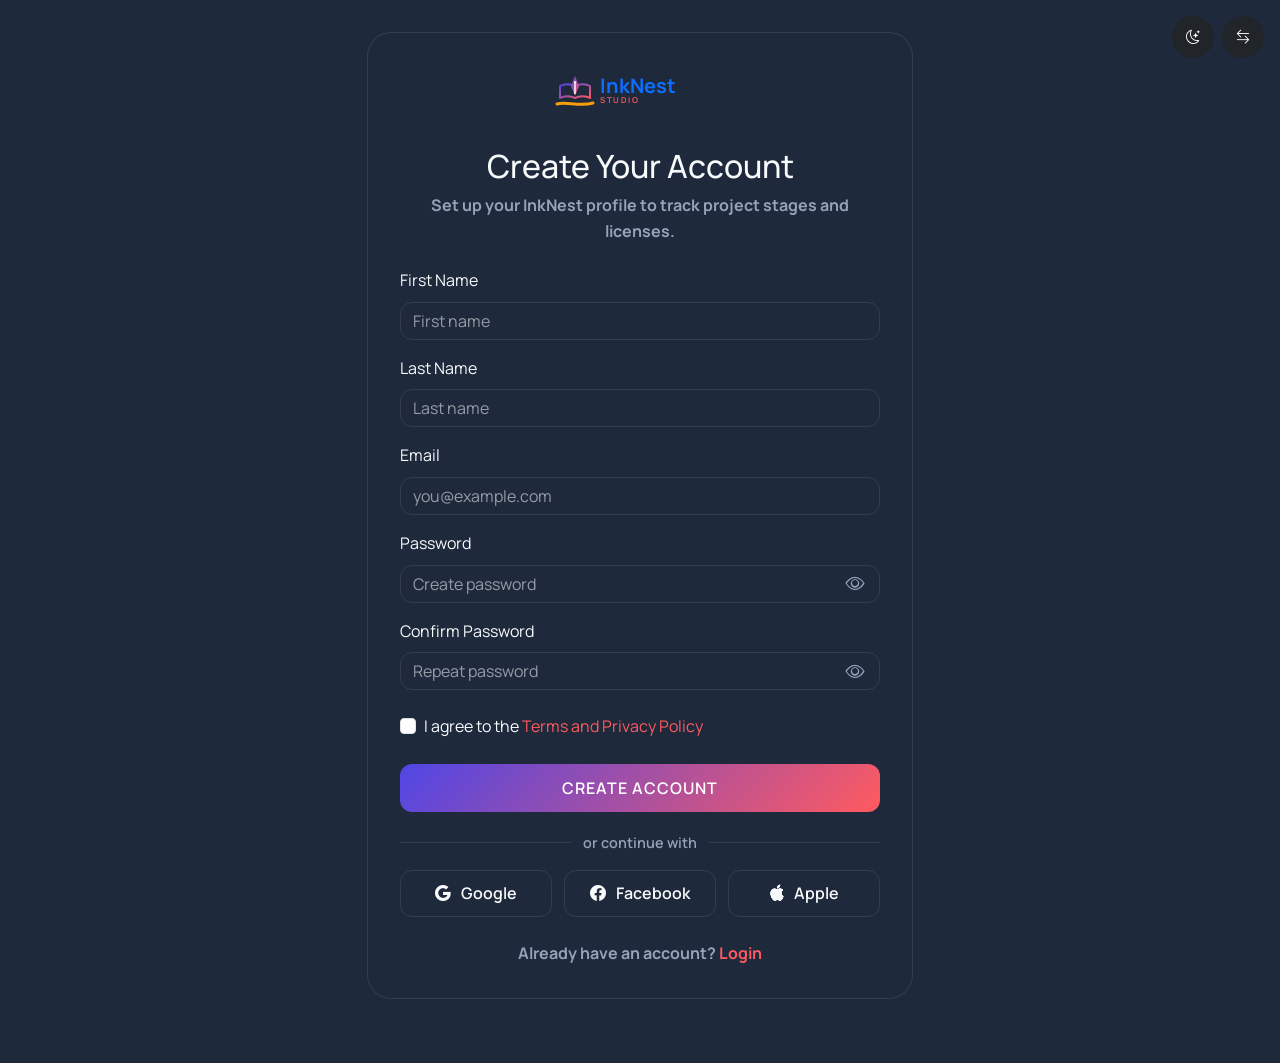
<file: signup.html>
<!DOCTYPE html>
<html lang="en" dir="ltr" data-theme="dark">

<head>
    <meta charset="UTF-8">
    <meta name="viewport" content="width=device-width, initial-scale=1.0">
    <title>Sign Up | InkNest Studio</title>

    <link rel="preconnect" href="https://fonts.googleapis.com">
    <link rel="preconnect" href="https://fonts.gstatic.com" crossorigin>
    <link href="https://fonts.googleapis.com/css2?family=Manrope:wght@200;300;400;500;600;700;800&display=swap" rel="stylesheet">

    <link href="https://cdn.jsdelivr.net/npm/bootstrap@5.3.2/dist/css/bootstrap.min.css" rel="stylesheet">
    <link rel="stylesheet" href="https://cdn.jsdelivr.net/npm/bootstrap-icons@1.11.1/font/bootstrap-icons.css">
    <link rel="stylesheet" href="assets/css/style.css">

    <link rel="icon" type="image/svg+xml" href="assets/favicon.svg">

    <style>
        :root {
            --auth-field-radius: 12px;
        }

        .auth-top-controls {
            position: fixed;
            top: 1rem;
            inset-inline-end: 1rem;
            z-index: 1100;
            display: flex;
            align-items: center;
            gap: 0.5rem;
        }

        .auth-top-controls .btn {
            width: 42px;
            height: 42px;
            padding: 0;
            display: inline-flex;
            align-items: center;
            justify-content: center;
        }

        .auth-section {
            min-height: 100vh;
            display: flex;
            align-items: center;
            padding-top: 2rem;
            padding-bottom: 4rem;
        }

        .auth-card {
            background: var(--secondary-bg);
            border: 1px solid var(--glass-border);
            border-radius: 24px;
            padding: 2rem;
        }

        .form-control,
        .form-control:focus {
            background: transparent;
            color: var(--text-main);
            border-color: var(--glass-border);
            border-radius: var(--auth-field-radius);
            box-shadow: none;
        }

        .auth-card .btn-premium {
            border-radius: var(--auth-field-radius);
        }

        [data-theme="dark"] .auth-card .form-control {
            color: #f8fbff;
        }

        [data-theme="dark"] .auth-card .form-control::placeholder {
            color: rgba(248, 251, 255, 0.55);
        }

        .social-auth-divider {
            display: flex;
            align-items: center;
            gap: 0.75rem;
            margin: 1.2rem 0 1rem;
            color: var(--text-muted);
            font-size: 0.9rem;
            font-weight: 600;
        }

        .social-auth-divider::before,
        .social-auth-divider::after {
            content: "";
            flex: 1;
            height: 1px;
            background: var(--glass-border);
        }

        .social-auth-btn {
            width: 100%;
            display: flex;
            align-items: center;
            justify-content: center;
            gap: 0.6rem;
            border: 1px solid var(--glass-border);
            border-radius: var(--auth-field-radius);
            background: transparent;
            color: var(--text-main);
            padding: 0.6rem 1rem;
            font-weight: 600;
            transition: var(--transition-smooth);
        }

        .social-auth-options {
            display: grid;
            grid-template-columns: repeat(3, minmax(0, 1fr));
            gap: 0.75rem;
        }

        @media (max-width: 576px) {
            .social-auth-options {
                grid-template-columns: 1fr;
            }
        }

        @media (max-width: 360px) {
            .auth-top-controls {
                top: 0.5rem;
                inset-inline-end: 0.5rem;
            }

            .auth-top-controls .btn {
                width: 38px;
                height: 38px;
            }

            .auth-section {
                padding-top: 4.25rem;
            }
        }

        .social-auth-btn:hover {
            background: var(--glass-bg);
            color: var(--text-main);
        }

        .auth-card a.text-info {
            transition: var(--transition-smooth);
        }

        .auth-card a.text-info:hover,
        .auth-card a.text-info:focus-visible {
            color: var(--accent-purple) !important;
            text-decoration: underline !important;
        }
    </style>
</head>

<body>
    <canvas id="particles-canvas"></canvas>
    <div class="auth-top-controls d-flex align-items-center gap-2">
        <button onclick="toggleTheme()" class="btn btn-dark rounded-circle btn-sm">
            <i class="bi bi-moon-stars"></i>
        </button>
        <button onclick="toggleDirection()" class="btn btn-dark rounded-circle btn-sm">
            <i class="bi bi-arrow-left-right"></i>
        </button>
    </div>

    <section class="auth-section">
        <div class="container">
            <div class="row justify-content-center">
                <div class="col-lg-6 col-md-9">
                    <div class="auth-card">
                        <div class="text-center mb-4">
                            <a class="brand-logo text-decoration-none" href="index.html">
                                <svg xmlns="http://www.w3.org/2000/svg" viewBox="0 0 180 50" width="180" height="50" style="max-width: 180px; max-height: 50px;">
                                    <defs>
                                        <linearGradient id="logo-grad-nav" x1="0%" y1="0%" x2="100%" y2="100%">
                                            <stop offset="0%" stop-color="#4F46E5"/>
                                            <stop offset="100%" stop-color="#FF5A5F"/>
                                        </linearGradient>
                                    </defs>
                                    <g transform="translate(5, 5)">
                                        <path d="M 5,28 C 12,24 20,28 20,28 C 20,28 28,24 35,28 L 35,16 C 28,12 20,16 20,16 C 20,16 12,12 5,16 Z" fill="none" stroke="url(#logo-grad-nav)" stroke-width="2" stroke-linejoin="round"/>
                                        <path d="M 20,16 L 20,28" stroke="url(#logo-grad-nav)" stroke-width="2"/>
                                        <path d="M 2,34 C 10,31 25,37 38,33" fill="none" stroke="#F59E0B" stroke-width="3" stroke-linecap="round"/>
                                        <path d="M 20,6 L 24,16 L 20,26 L 16,16 Z" fill="url(#logo-grad-nav)"/>
                                        <line x1="20" y1="12" x2="20" y2="24" stroke="#FAFAFA" stroke-width="1.5"/>
                                        <circle cx="20" cy="12" r="1" fill="#FAFAFA"/>
                                    </g>
                                    <text x="50" y="28" font-family="'Manrope', sans-serif" font-size="20" font-weight="bold" fill="currentColor">InkNest</text>
                                    <text x="50" y="38" font-family="'Manrope', sans-serif" font-size="8" letter-spacing="1.5" fill="#FF5A5F" font-weight="600">STUDIO</text>
                                </svg>
                            </a>
                        </div>
                        <h1 class="h2 mb-2 text-center">Create Your Account</h1>
                        <p class="text-muted mb-4 text-center">Set up your InkNest profile to track project stages and licenses.</p>

                        <form>
                            <div class="mb-3">
                                <label class="form-label">First Name</label>
                                <input type="text" class="form-control" placeholder="First name">
                            </div>
                            <div class="mb-3">
                                <label class="form-label">Last Name</label>
                                <input type="text" class="form-control" placeholder="Last name">
                            </div>
                            <div class="mb-3">
                                <label class="form-label">Email</label>
                                <input type="email" class="form-control" placeholder="you@example.com">
                            </div>
                            <div class="mb-3">
                                <label class="form-label">Password</label>
                                <div class="password-field-wrapper">
                                    <input type="password" class="form-control" id="passwordInput"
                                        placeholder="Create password">
                                    <i class="bi bi-eye password-toggle-icon" id="passwordToggle"></i>
                                </div>
                            </div>
                            <div class="mb-3">
                                <label class="form-label">Confirm Password</label>
                                <div class="password-field-wrapper">
                                    <input type="password" class="form-control" id="confirmPasswordInput"
                                        placeholder="Repeat password">
                                    <i class="bi bi-eye password-toggle-icon" id="confirmPasswordToggle"></i>
                                </div>
                            </div>
                            <div class="form-check mt-4 mb-4">
                                <input class="form-check-input" type="checkbox" id="agreeTerms">
                                <label class="form-check-label" for="agreeTerms">I agree to the <a href="#"
                                        class="text-info text-decoration-none">Terms and Privacy Policy</a></label>
                            </div>
                            <button type="submit" class="btn btn-primary-glow btn-premium w-100">Create Account</button>

                            <div class="social-auth-divider">or continue with</div>
                            <div class="social-auth-options">
                                <button type="button" class="social-auth-btn"><i class="bi bi-google"></i>
                                    Google</button>
                                <button type="button" class="social-auth-btn"><i class="bi bi-facebook"></i>
                                    Facebook</button>
                                <button type="button" class="social-auth-btn"><i class="bi bi-apple"></i> Apple</button>
                            </div>
                        </form>

                        <p class="text-muted mt-4 mb-0 text-center">Already have an account? <a href="login.html"
                                class="text-info text-decoration-none">Login</a></p>
                    </div>
                </div>
            </div>
        </div>
    </section>

    <script src="https://cdn.jsdelivr.net/npm/bootstrap@5.3.2/dist/js/bootstrap.bundle.min.js"></script>
    <script src="assets/js/main.js"></script>
    <script>
        function setupPasswordToggle(inputId, toggleId) {
            const input = document.getElementById(inputId);
            const toggle = document.getElementById(toggleId);

            if (toggle && input) {
                toggle.addEventListener('click', function () {
                    const type = input.getAttribute('type') === 'password' ? 'text' : 'password';
                    input.setAttribute('type', type);
                    this.classList.toggle('bi-eye');
                    this.classList.toggle('bi-eye-slash');
                });
            }
        }

        setupPasswordToggle('passwordInput', 'passwordToggle');
        setupPasswordToggle('confirmPasswordInput', 'confirmPasswordToggle');
    </script>
</body>

</html>
</file>
<file: assets/css/style.css>
@import url('https://fonts.googleapis.com/css2?family=Manrope:wght@200;300;400;500;600;700;800&display=swap');

/* 
    FREELANCE ILLUSTRATION STUDIO PLATFORM
    Premium Editorial & Publishing Design System
*/

:root {
    /* Color Palette */
    --primary-bg: #0F172A; /* Background Dark */
    --secondary-bg: #1E293B; /* Dark Card */
    --accent-blue: #4F46E5; /* Primary Indigo */
    --accent-purple: #FF5A5F; /* Accent Teal */
    --accent-gold: #F59E0B; /* Secondary Amber */
    --text-main: #F8FAFC; /* Text Light */
    --text-muted: #94A3B8; /* Muted Text Dark */
    --glass-bg: rgba(255, 255, 255, 0.03);
    --glass-border: rgba(229, 231, 235, 0.1);
    --neon-glow: 0 0 20px rgba(79, 70, 229, 0.35);
    --nav-scrolled-bg: rgba(15, 23, 42, 0.85);
    --hover-color: #4338CA;

    /* Layout */
    --navbar-height: 80px;

    /* Transitions */
    --transition-smooth: all 0.4s cubic-bezier(0.4, 0, 0.2, 1);
}

[data-theme="light"] {
    --primary-bg: #FAFAFA; /* Background Light */
    --secondary-bg: #FFFFFF; /* Card */
    --text-main: #111827; /* Text Dark */
    --text-muted: #4B5563; /* Muted Text Light */
    --glass-bg: rgba(0, 0, 0, 0.02);
    --glass-border: #E5E7EB; /* Border */
    --neon-glow: 0 0 20px rgba(79, 70, 229, 0.15);
    --nav-scrolled-bg: rgba(250, 250, 250, 0.9);
}

/* Base Styles */
* {
    margin: 0;
    padding: 0;
    box-sizing: border-box;
}

body {
    font-family: 'Manrope', sans-serif;
    background-color: var(--primary-bg);
    color: var(--text-main);
    overflow-x: hidden;
    line-height: 1.6;
    transition: var(--transition-smooth);
    text-align: start;
}

section {
    background-color: var(--secondary-bg);
}

.hero-section,
.hero-section-2 {
    --hero-bg: url('https://images.unsplash.com/photo-1516280440614-37939bbacd81?w=1920&h=1080&fit=crop');
    background-image: linear-gradient(rgba(15, 23, 42, 0.72), rgba(15, 23, 42, 0.72)), var(--hero-bg) !important;
    background-size: cover !important;
    background-position: center !important;
    background-repeat: no-repeat !important;
}

[data-theme="light"] .hero-section,
[data-theme="light"] .hero-section-2 {
    background-image: linear-gradient(rgba(250, 250, 250, 0.82), rgba(250, 250, 250, 0.82)), var(--hero-bg) !important;
}

[data-theme="light"] .navbar .nav-link,
[data-theme="light"] .hero-section h1,
[data-theme="light"] .hero-section-2 h1,
[data-theme="light"] .hero-section p,
[data-theme="light"] .hero-section-2 p,
[data-theme="light"] .hero-section .text-muted,
[data-theme="light"] .hero-section-2 .text-muted {
    color: #111827 !important;
}

h1,
h2,
h3,
h4,
h5,
h6 {
    font-family: 'Manrope', sans-serif;
    font-weight: 700;
}

.btn, .btn-premium, .hero-btn, .nav-link, button, .navbar-brand {
    font-family: 'Manrope', sans-serif;
    font-weight: 500;
}

.text-muted {
    color: var(--text-muted) !important;
    font-weight: 700 !important;
    opacity: 1 !important;
}

/* RTL Support - Logical Properties */
[dir="rtl"] {
    direction: rtl;
}

[dir="rtl"] .navbar .navbar-brand {
    margin-right: -40px !important;
    margin-left: 0 !important;
}

.ms-auto {
    margin-inline-start: auto !important;
    margin-inline-end: 0 !important;
}

.me-auto {
    margin-inline-end: auto !important;
    margin-inline-start: 0 !important;
}

.ms-1 {
    margin-inline-start: .25rem !important;
}

.me-1 {
    margin-inline-end: .25rem !important;
}

.ms-2 {
    margin-inline-start: .5rem !important;
}

.me-2 {
    margin-inline-end: .5rem !important;
}

.ms-3 {
    margin-inline-start: 1rem !important;
}

.me-3 {
    margin-inline-end: 1rem !important;
}

.ps-4 {
    padding-inline-start: 1.5rem !important;
}

.pe-4 {
    padding-inline-end: 1.5rem !important;
}

/* Glassmorphism */
.glass-panel {
    background: var(--glass-bg);
    backdrop-filter: blur(12px);
    -webkit-backdrop-filter: blur(12px);
    border: 1px solid var(--glass-border);
    border-radius: 20px;
    transition: var(--transition-smooth);
}

.glass-panel:hover {
    border-color: var(--accent-blue);
    box-shadow: var(--neon-glow);
}

/* AntiGravity Floating System */
@keyframes float {
    0% {
        transform: translateY(0px) rotate(0deg);
    }

    50% {
        transform: translateY(-15px) rotate(1deg);
    }

    100% {
        transform: translateY(0px) rotate(0deg);
    }
}

.antigravity-float {
    animation: float 6s ease-in-out infinite;
}

.float-delayed-1 {
    animation-delay: 1s;
}

.float-delayed-2 {
    animation-delay: 2s;
}

.float-delayed-3 {
    animation-delay: 3s;
}

/* Cinematic Background Particles */
#particles-canvas {
    position: fixed;
    top: 0;
    left: 0;
    width: 100%;
    height: 100%;
    z-index: -1;
    opacity: 0.3;
}

.navbar svg,
footer svg {
    direction: ltr !important;
}

/* Navbar brand name: white in dark mode (matches footer) */
.navbar .navbar-brand svg text:first-of-type {
    fill: #F8FAFC !important;
}

/* Navbar brand name: dark in light mode */
[data-theme="light"] .navbar .navbar-brand svg text:first-of-type {
    fill: #111827 !important;
}

/* Navbar */
.navbar {
    height: var(--navbar-height);
    background: transparent;
    transition: var(--transition-smooth);
    padding-inline: 2rem;
}

.navbar .container-fluid {
    height: 100%;
    display: flex;
    align-items: center;
    justify-content: space-between;
}



.navbar .navbar-nav {
    align-items: center;
}

[dir="rtl"] .navbar .navbar-nav {
    direction: rtl;
}

.navbar .nav-item {
    display: flex;
    align-items: center;
}

.navbar.scrolled {
    background: var(--nav-scrolled-bg);
    backdrop-filter: blur(10px);
    border-bottom: 1px solid var(--glass-border);
}

.navbar .btn-dark.rounded-circle.btn-sm {
    width: 38px;
    height: 38px;
    display: inline-flex;
    align-items: center;
    justify-content: center;
    background: var(--glass-bg) !important;
    border: 1px solid var(--glass-border) !important;
    color: var(--text-main) !important;
    transition: var(--transition-smooth) !important;
    padding: 0 !important;
}

.navbar .btn-dark.rounded-circle.btn-sm:hover,
.navbar .btn-dark.rounded-circle.btn-sm:focus-visible {
    border-color: var(--accent-purple) !important;
    color: var(--accent-purple) !important;
    background: rgba(255, 90, 95, 0.1) !important;
    transform: translateY(-3px);
    box-shadow: 0 0 15px rgba(255, 90, 95, 0.4) !important;
}

.navbar .btn-dark.rounded-circle.btn-sm:active {
    transform: translateY(-1px) scale(0.95);
}

.navbar .btn-dark.rounded-circle.btn-sm i {
    font-size: 1.15rem;
}

.navbar-mobile-header {
    display: none !important;
}

.nav-link {
    color: var(--text-main) !important;
    font-weight: 500;
    margin-inline: 0.6rem;
    position: relative;
    white-space: nowrap;
    display: inline-flex;
    align-items: center;
}



.nav-link::after {
    content: '';
    position: absolute;
    bottom: -5px;
    inset-inline-start: 0;
    width: 0;
    height: 2px;
    background: var(--accent-blue);
    transition: var(--transition-smooth);
}

.nav-link:hover::after,
.nav-link.active::after {
    width: 100%;
}

.nav-link.active {
    color: var(--accent-blue) !important;
}

/* Buttons */
.btn-premium {
    padding: 12px 30px;
    border-radius: 50px;
    font-weight: 600;
    text-transform: uppercase;
    letter-spacing: 1px;
    transition: var(--transition-smooth);
    border: none;
    position: relative;
    overflow: hidden;
}

.btn-primary-glow {
    background: linear-gradient(135deg, var(--accent-blue), var(--accent-purple));
    color: white;
}

.btn-primary-glow:hover {
    transform: translateY(-5px);
    box-shadow: 0 10px 20px rgba(58, 190, 255, 0.3);
}

/* Illustrator Vector Path & Bézier Curve Animation */
.waveform-container {
    height: 80px;
    display: flex;
    align-items: center;
    justify-content: center;
    gap: 10px;
    position: relative;
    background: linear-gradient(to right, transparent, rgba(255, 90, 95, 0.25) 15%, rgba(255, 90, 95, 0.25) 85%, transparent);
    background-size: 100% 2px;
    background-position: center;
    background-repeat: no-repeat;
    overflow: hidden;
}

.waveform-bar {
    width: 2px;
    height: 40px;
    background: rgba(255, 90, 95, 0.4);
    position: relative;
    transform-origin: center;
    animation: bezier-wave-animate 3s ease-in-out infinite;
}

/* Vector Anchor Point (Square) in the middle of each handle */
.waveform-bar::before {
    content: '';
    position: absolute;
    width: 6px;
    height: 6px;
    background: var(--accent-blue);
    border: 1.5px solid var(--text-main);
    top: 50%;
    left: 50%;
    transform: translate(-50%, -50%);
    z-index: 2;
}

/* Bézier Control Point Handles (Circles) at the top and bottom */
.waveform-bar::after {
    content: '';
    position: absolute;
    width: 6px;
    height: 6px;
    background: var(--accent-gold);
    border-radius: 50%;
    left: 50%;
    top: 0;
    transform: translate(-50%, -50%);
    box-shadow: 0 40px 0 var(--accent-gold);
}

@keyframes bezier-wave-animate {
    0%, 100% {
        transform: scaleY(0.4) rotate(-8deg);
        opacity: 0.6;
    }
    50% {
        transform: scaleY(1.3) rotate(8deg);
        opacity: 1;
    }
}



.brand-logo {
    display: inline-flex;
    align-items: center;
    gap: 0.6rem;
}

.brand-logo-mark {
    width: 34px;
    height: 34px;
    border-radius: 50%;
    background: linear-gradient(135deg, var(--accent-blue), var(--accent-purple));
    color: #fff;
    display: inline-flex;
    align-items: center;
    justify-content: center;
    box-shadow: 0 8px 20px rgba(58, 190, 255, 0.3);
    flex-shrink: 0;
}

.brand-logo-text {
    font-size: 1.5rem;
    font-weight: 800;
    line-height: 1.2;
    color: var(--accent-blue);
}

.navbar-brand.brand-logo {
    padding-top: 0;
    padding-bottom: 0;
}

/* Footer Interactions */
footer .text-reset.text-decoration-none {
    transition: var(--transition-smooth);
}

footer .text-reset.text-decoration-none:hover,
footer .text-reset.text-decoration-none:focus-visible {
    color: var(--accent-blue) !important;
}

footer .text-info.fs-5 {
    display: inline-flex;
    align-items: center;
    justify-content: center;
    width: 2.1rem;
    height: 2.1rem;
    border-radius: 50%;
    border: 1px solid transparent;
    color: var(--accent-blue) !important;
    transition: var(--transition-smooth);
}

footer .text-info.fs-5:hover,
footer .text-info.fs-5:focus-visible {
    color: #fff !important;
    background: linear-gradient(135deg, var(--accent-blue), var(--accent-purple));
    border-color: var(--glass-border);
    transform: translateY(-2px);
}



/* Cards */
.studio-card {
    background: var(--secondary-bg);
    border-radius: 20px;
    padding: 2rem;
    border: 1px solid var(--glass-border);
    transition: var(--transition-smooth);
}

.studio-card:hover {
    transform: translateY(-10px);
    border-color: var(--accent-purple);
}

/* Password Toggle */
.password-field-wrapper {
    position: relative;
}

.password-toggle-icon {
    position: absolute;
    inset-inline-end: 1rem;
    top: 50%;
    transform: translateY(-50%);
    cursor: pointer;
    color: var(--text-muted);
    z-index: 10;
    font-size: 1.2rem;
    transition: var(--transition-smooth);
}

.password-toggle-icon:hover {
    color: var(--accent-blue);
}

/* Responsive Menus + Fixes */
@media (max-width: 1024px) {
    .navbar {
        padding-inline: 1rem;
        z-index: 1066;
    }

    .navbar .container-fluid {
        display: flex;
        align-items: center;
    }

    .navbar .navbar-toggler {
        margin-inline-start: auto;
        margin-inline-end: 0;
    }

    .navbar .navbar-toggler {
        display: inline-flex !important;
        align-items: center;
        justify-content: center;
        border: 1px solid var(--glass-border);
        color: var(--text-main);
        background: var(--glass-bg);
    }

    .navbar .navbar-toggler:focus {
        box-shadow: none;
    }

    [data-theme="dark"] .navbar .navbar-toggler-icon {
        filter: invert(1) brightness(1.6);
    }

    .navbar .navbar-collapse {
        position: fixed;
        top: 0;
        left: 0 !important;
        right: auto !important;
        width: min(86vw, 340px);
        height: 100vh;
        background: var(--secondary-bg);
        border-inline-end: 1px solid var(--glass-border);
        padding: 1rem 1rem 1.25rem;
        z-index: 1060;
        overflow-y: auto;
        transform: translateX(-100%);
        visibility: hidden;
        pointer-events: none;
        transition: transform 0.35s ease, visibility 0.35s ease;
        display: flex !important;
        flex-direction: column;
    }

    [dir="rtl"] .navbar .navbar-collapse {
        left: auto !important;
        right: 0 !important;
        border-inline-end: none;
        border-inline-start: 1px solid var(--glass-border);
        transform: translateX(100%);
    }

    .navbar .navbar-collapse.show {
        transform: translateX(0);
        visibility: visible;
        pointer-events: auto;
    }

    .navbar .navbar-nav {
        flex-direction: column !important;
        align-items: flex-start !important;
        gap: 0.35rem;
        width: 100%;
    }

    .navbar-mobile-header {
        display: flex !important;
        align-items: center;
        justify-content: space-between;
        gap: 1rem;
        width: 100%;
        padding-inline: 0.85rem;
        padding-bottom: 0.85rem;
        margin-bottom: 0.85rem;
        border-bottom: 1px solid var(--glass-border);
    }

    .navbar-mobile-title {
        font-size: 0.95rem;
        font-weight: 700;
        letter-spacing: 0.08em;
        text-transform: uppercase;
        color: var(--text-main);
    }

    .navbar-close-btn {
        width: 38px;
        height: 38px;
        display: inline-flex;
        align-items: center;
        justify-content: center;
        border-radius: 50%;
        border: 1px solid var(--glass-border);
        background: var(--glass-bg);
        color: var(--text-main);
        padding: 0;
        transition: var(--transition-smooth);
    }

    .navbar-close-btn:hover,
    .navbar-close-btn:focus-visible {
        border-color: var(--accent-purple);
        color: var(--accent-purple);
        background: rgba(255, 90, 95, 0.1);
        transform: translateY(-2px);
        box-shadow: 0 0 15px rgba(255, 90, 95, 0.25);
    }

    .navbar-close-btn i {
        font-size: 1.1rem;
        line-height: 1;
    }

    .navbar .navbar-mobile-actions {
        flex-direction: row !important;
        align-items: center !important;
        margin-top: auto;
        padding-top: 1rem;
        padding-inline: 0.85rem;
        justify-content: flex-start !important;
    }

    .navbar .nav-item {
        width: 100%;
    }

    .navbar .nav-link {
        margin-inline: 0;
        width: 100%;
        border-radius: 10px;
        padding: 0.65rem 0.85rem;
        color: var(--text-main) !important;
    }

    .navbar .nav-link:hover,
    .navbar .nav-link.active {
        background: var(--glass-bg);
    }

    .navbar .nav-item.ms-lg-3,
    .navbar .nav-item.ms-lg-2 {
        margin-inline-start: 0 !important;
    }

    .navbar .nav-item .d-flex.align-items-center.gap-2 {
        justify-content: flex-start;
    }



    .navbar-overlay {
        display: block;
        position: fixed;
        inset: 0;
        background: rgba(0, 0, 0, 0.45);
        opacity: 0;
        pointer-events: none;
        transition: opacity 0.3s ease;
        z-index: 1055;
    }

    .navbar-overlay.active {
        opacity: 1;
        pointer-events: auto;
    }

    .hero2-cta-group {
        flex-direction: column;
        align-items: center;
    }

    .hero2-cta-group .btn {
        width: 100%;
        max-width: 260px;
        text-align: center;
    }

    .hero-cta-group {
        flex-direction: column;
        align-items: flex-start;
    }

    .hero-cta-group .btn {
        width: 100%;
        text-align: center;
    }

    .hero-section .row > [class*="col-"],
    .hero-section-2 .row > [class*="col-"],
    header.about-section .row > [class*="col-"],
    header.services-hero .row > [class*="col-"],
    header.pricing-hero .row > [class*="col-"],
    header.blog-hero .row > [class*="col-"],
    header.contact-hero .row > [class*="col-"],
    section .row.align-items-center > [class*="col-"],
    section .row.align-items-end > [class*="col-"] {
        text-align: center;
    }

    .hero-section .row > [class*="col-"] .d-flex.gap-3,
    .hero-section-2 .row > [class*="col-"] .d-flex.gap-3,
    header.about-section .row > [class*="col-"] .d-flex.gap-3,
    header.services-hero .row > [class*="col-"] .d-flex.gap-3,
    header.pricing-hero .row > [class*="col-"] .d-flex.gap-3,
    header.blog-hero .row > [class*="col-"] .d-flex.gap-3,
    header.contact-hero .row > [class*="col-"] .d-flex.gap-3,
    section .row.align-items-center > [class*="col-"] .d-flex.gap-3,
    section .row.align-items-center > [class*="col-"] .input-group {
        justify-content: center;
    }

    .hero-section .row > [class*="col-"] .btn,
    .hero-section-2 .row > [class*="col-"] .btn,
    header.about-section .row > [class*="col-"] .btn,
    header.services-hero .row > [class*="col-"] .btn,
    header.pricing-hero .row > [class*="col-"] .btn,
    header.blog-hero .row > [class*="col-"] .btn,
    header.contact-hero .row > [class*="col-"] .btn,
    section .row.align-items-center > [class*="col-"] .btn {
        margin-inline: auto;
    }


}

/* Dashboard Table Premium Mobile Fix */
@media (max-width: 768px) {
    .table-responsive .table {
        min-width: 650px;
    }
}



@media (max-width: 576px) {
    .table-responsive {
        border: none;
    }

    .table-responsive .table {
        min-width: unset;
    }

    .table-responsive .table thead {
        display: none;
    }

    .table-responsive .table tbody,
    .table-responsive .table tr,
    .table-responsive .table td {
        display: block;
        width: 100%;
    }

    .table-responsive .table tr {
        margin-bottom: 1.5rem;
        border: 1px solid var(--glass-border);
        border-radius: 16px;
        background: var(--glass-bg);
        overflow: hidden;
        padding: 0.5rem;
        transition: var(--transition-smooth);
    }

    .table-responsive .table tr:hover {
        border-color: var(--accent-blue);
        transform: translateY(-5px);
    }

    .table-responsive .table td {
        border: none !important;
        padding: 0.6rem 1rem !important;
        display: flex;
        justify-content: space-between;
        align-items: center;
        text-align: right;
    }

    .table-responsive .table td:first-child {
        font-weight: 700;
        font-size: 1rem;
        background: rgba(255, 255, 255, 0.03);
        margin-bottom: 0.5rem;
        border-radius: 10px;
        justify-content: flex-start;
        text-align: left;
        color: var(--accent-blue);
    }

    .table-responsive .table td:last-child {
        justify-content: center;
        padding-top: 1rem !important;
        border-top: 1px solid var(--glass-border) !important;
        margin-top: 0.5rem;
    }

    .table-responsive .table td:not(:first-child):not(:last-child)::before {
        content: attr(data-label);
        font-weight: 600;
        color: var(--text-muted);
        font-size: 0.75rem;
        text-transform: uppercase;
        letter-spacing: 1px;
    }


}

/* Back to Top Button */
#backToTopBtn {
    display: none;
    position: fixed;
    bottom: 30px;
    right: 30px;
    z-index: 999;
    width: 50px;
    height: 50px;
    padding: 0;
    align-items: center;
    justify-content: center;
    font-size: 1.5rem;
    border-radius: 50%;
    box-shadow: 0 10px 20px rgba(58, 190, 255, 0.3);
    transition: var(--transition-smooth);
}

/* Extra top spacing for Home and Home 2 footer only */
.footer-home-gap {
    position: relative;
    margin-top: 2.5rem;
}

.footer-home-gap::before {
    content: "";
    position: absolute;
    left: 0;
    right: 0;
    top: -2.5rem;
    height: 2.5rem;
    background: var(--secondary-bg);
}

/* Footer legal links: keep a little inward space from the edge */
.footer-bottom-links {
    margin-right: 1.25rem;
}

[dir="rtl"] .footer-bottom-links {
    margin-right: 0;
    margin-left: 1.25rem;
}

@media (max-width: 767.98px) {
    .footer-bottom-row {
        flex-direction: column;
        align-items: center !important;
        text-align: center;
        gap: 0.75rem;
    }

    .footer-bottom-links {
        margin-right: 0;
        margin-left: 0;
        justify-content: center;
        width: 100%;
    }
}

#backToTopBtn:hover {
    transform: translateY(-5px);
    box-shadow: 0 15px 25px rgba(58, 190, 255, 0.5);
}

/* Unique Scroll Entrance Animations */
.scroll-animate {
    opacity: 0;
    will-change: transform, opacity, clip-path;
}

/* 1. Scale Up Reveal (for Hero) */
@keyframes scaleUpReveal {
    0% {
        opacity: 0;
        transform: scale(0.92) translateY(20px);
    }
    100% {
        opacity: 1;
        transform: scale(1) translateY(0);
    }
}
.scroll-anim-hero.animated {
    animation: scaleUpReveal 1.4s cubic-bezier(0.16, 1, 0.3, 1) forwards;
}

/* 2. Slide In Left */
@keyframes slideInLeft {
    0% {
        opacity: 0;
        transform: translateX(-60px);
    }
    100% {
        opacity: 1;
        transform: translateX(0);
    }
}
.scroll-anim-slide-left.animated {
    animation: slideInLeft 1.2s cubic-bezier(0.16, 1, 0.3, 1) forwards;
}

/* 3. Slide In Right */
@keyframes slideInRight {
    0% {
        opacity: 0;
        transform: translateX(60px);
    }
    100% {
        opacity: 1;
        transform: translateX(0);
    }
}
.scroll-anim-slide-right.animated {
    animation: slideInRight 1.2s cubic-bezier(0.16, 1, 0.3, 1) forwards;
}

/* 4. Canvas Reveal */
@keyframes canvasReveal {
    0% {
        opacity: 0;
        clip-path: polygon(0 0, 0 0, 0 100%, 0% 100%);
        transform: scale(0.98);
    }
    100% {
        opacity: 1;
        clip-path: polygon(0 0, 100% 0, 100% 100%, 0 100%);
        transform: scale(1);
    }
}
.scroll-anim-canvas-reveal.animated {
    animation: canvasReveal 1.5s cubic-bezier(0.16, 1, 0.3, 1) forwards;
}

/* 5. Fade Up Reveal */
@keyframes fadeUpReveal {
    0% {
        opacity: 0;
        transform: translateY(40px);
    }
    100% {
        opacity: 1;
        transform: translateY(0);
    }
}
.scroll-anim-fade-up.animated {
    animation: fadeUpReveal 1.2s cubic-bezier(0.16, 1, 0.3, 1) forwards;
}

/* 6. Rotate In Reveal */
@keyframes rotateInReveal {
    0% {
        opacity: 0;
        transform: translateY(50px) rotate(-3deg);
        transform-origin: left bottom;
    }
    100% {
        opacity: 1;
        transform: translateY(0) rotate(0deg);
        transform-origin: left bottom;
    }
}
.scroll-anim-rotate-in.animated {
    animation: rotateInReveal 1.3s cubic-bezier(0.175, 0.885, 0.32, 1.1) forwards;
}

/* 7. Draw-in Reveal */
@keyframes drawInReveal {
    0% {
        opacity: 0;
        clip-path: inset(0 0 100% 0);
    }
    100% {
        opacity: 1;
        clip-path: inset(0 0 0 0);
    }
}
.scroll-anim-draw-in.animated {
    animation: drawInReveal 1.4s cubic-bezier(0.16, 1, 0.3, 1) forwards;
}

/* Unique Hero Font Animations */
@keyframes titleTrackIn {
    0% {
        letter-spacing: 0.35em;
        filter: blur(8px);
        opacity: 0;
        transform: scale(1.02);
    }
    100% {
        letter-spacing: normal;
        filter: blur(0);
        opacity: 1;
        transform: scale(1);
    }
}
.font-anim-track-in {
    opacity: 0;
    animation: titleTrackIn 1.5s cubic-bezier(0.16, 1, 0.3, 1) forwards;
}

@keyframes titleBlurGlow {
    0% {
        filter: blur(12px);
        text-shadow: 0 0 40px var(--accent-blue);
        opacity: 0;
        transform: scale(0.96);
    }
    50% {
        filter: blur(4px);
        text-shadow: 0 0 20px var(--accent-purple);
        opacity: 0.5;
    }
    100% {
        filter: blur(0);
        text-shadow: none;
        opacity: 1;
        transform: scale(1);
    }
}
.font-anim-blur-glow {
    opacity: 0;
    animation: titleBlurGlow 1.6s cubic-bezier(0.25, 1, 0.5, 1) forwards;
}

@keyframes titleInkReveal {
    0% {
        opacity: 0;
        transform: translateY(20px);
        filter: brightness(0.5) contrast(2);
    }
    100% {
        opacity: 1;
        transform: translateY(0);
        filter: brightness(1) contrast(1);
    }
}
.font-anim-ink-reveal {
    opacity: 0;
    animation: titleInkReveal 1.4s cubic-bezier(0.19, 1, 0.22, 1) forwards;
}

@keyframes titleWordReveal {
    0% {
        opacity: 0;
        transform: translateY(35px);
    }
    100% {
        opacity: 1;
        transform: translateY(0);
    }
}
.font-anim-word {
    display: inline-block;
    opacity: 0;
    animation: titleWordReveal 0.8s cubic-bezier(0.16, 1, 0.3, 1) forwards;
}

@keyframes titleWordSlideLeft {
    0% {
        opacity: 0;
        transform: translateX(-40px);
    }
    100% {
        opacity: 1;
        transform: translateX(0);
    }
}
@keyframes titleWordSlideRight {
    0% {
        opacity: 0;
        transform: translateX(40px);
    }
    100% {
        opacity: 1;
        transform: translateX(0);
    }
}

@keyframes titleClipReveal {
    0% {
        clip-path: polygon(0 0, 0 100%, 0 100%, 0 0);
        transform: translateX(-20px);
        opacity: 0;
    }
    100% {
        clip-path: polygon(0 0, 100% 0, 100% 100%, 0 100%);
        transform: translateX(0);
        opacity: 1;
    }
}
.font-anim-clip-reveal {
    opacity: 0;
    animation: titleClipReveal 1.5s cubic-bezier(0.16, 1, 0.3, 1) forwards;
}

@keyframes titleShimmerGlow {
    0% {
        opacity: 0;
        background-position: -200% center;
        transform: translateY(15px);
    }
    100% {
        opacity: 1;
        background-position: 200% center;
        transform: translateY(0);
    }
}
.font-anim-shimmer {
    opacity: 0;
    background: linear-gradient(90deg, var(--text-main) 0%, var(--accent-gold) 25%, var(--accent-purple) 50%, var(--accent-blue) 75%, var(--text-main) 100%);
    background-size: 200% auto;
    -webkit-background-clip: text;
    background-clip: text;
    -webkit-text-fill-color: transparent;
    animation: titleShimmerGlow 1.8s cubic-bezier(0.16, 1, 0.3, 1) forwards;
}

/* Hero Stacked Cards Layout */
.hero-cards-stack {
    position: relative;
    height: 380px;
    width: 100%;
    max-width: 420px;
    margin-top: 20px;
    margin-inline: auto;
}

.hero-card {
    transition: var(--transition-smooth) !important;
}

/* Center main card - positioned slightly to the left */
.hero-card.card-status {
    position: absolute;
    left: 0;
    top: 45px;
    width: 80%;
    z-index: 10;
    margin: 0;
    box-shadow: 0 15px 35px rgba(0, 0, 0, 0.4);
}

/* Artwork card - overlapping at the top-right corner (in front of main card) */
.hero-card.card-artwork {
    position: absolute;
    top: 0;
    right: 0;
    width: 210px;
    z-index: 12;
    transform: rotate(5deg);
    opacity: 1;
    box-shadow: 0 12px 28px rgba(0, 0, 0, 0.35);
}

/* Palette card - overlapping at the bottom-left corner (in front of main card) */
.hero-card.card-palette {
    position: absolute;
    bottom: 15px;
    left: -15px;
    width: 175px;
    z-index: 14;
    transform: rotate(-6deg);
    box-shadow: 0 10px 22px rgba(0, 0, 0, 0.3);
}

@media (min-width: 992px) {
    .hero-cards-stack {
        margin-top: 0;
    }

    .hero-card.card-status {
        top: 30px;
    }
}

/* Hover effects to make them interactive */
.hero-cards-stack:hover .hero-card.card-status {
    transform: scale(1.02);
    border-color: var(--accent-purple);
    box-shadow: 0 20px 45px rgba(0, 0, 0, 0.5), 0 0 25px rgba(124, 58, 237, 0.2);
}

.hero-cards-stack:hover .hero-card.card-artwork {
    transform: rotate(8deg) translate(8px, -8px) scale(1.05);
    border-color: var(--accent-blue);
    box-shadow: 0 20px 38px rgba(0, 0, 0, 0.45), 0 0 20px rgba(58, 190, 255, 0.35);
}

.hero-cards-stack:hover .hero-card.card-palette {
    transform: rotate(-3deg) translate(-8px, 8px) scale(1.05);
    border-color: var(--accent-gold);
    box-shadow: 0 18px 32px rgba(0, 0, 0, 0.4), 0 0 20px rgba(245, 158, 11, 0.35);
}

.toolkit-print-card {
    background: rgba(15, 23, 42, 0.82);
    border-color: rgba(255, 255, 255, 0.28);
    box-shadow: 0 14px 28px rgba(0, 0, 0, 0.28);
}

.toolkit-print-card small {
    opacity: 1 !important;
}

/* Darker glass backgrounds */
.bg-darker-glass {
    background: rgba(15, 23, 42, 0.6);
    backdrop-filter: blur(4px);
    border: 1px solid rgba(255, 255, 255, 0.1);
}

@media (max-width: 991.98px) {
    .hero-section .col-lg-5 {
        padding-inline: 1rem;
    }

    .hero-card.card-artwork,
    .hero-card.card-palette {
        display: none !important;
    }

    .hero-card.card-status {
        position: relative !important;
        width: 100% !important;
        max-width: 340px !important;
        margin: 0 auto !important;
        transform: none !important;
        top: 0 !important;
        left: 0 !important;
        box-shadow: 0 15px 30px rgba(0, 0, 0, 0.3) !important;
    }

    .hero-cards-stack {
        height: auto !important;
        margin-top: 30px !important;
    }
}

@media (max-width: 575.98px) {
    .toolkit-print-card {
        inset-inline: 1rem auto;
        bottom: 1rem !important;
        margin: 0 !important;
        max-width: calc(100% - 2rem);
    }
}

/* Override Bootstrap info colors to Warm Coral Pink */
.text-info {
    color: #FF5A5F !important;
}
.btn-info {
    background-color: #FF5A5F !important;
    border-color: #FF5A5F !important;
    color: #FFFFFF !important;
}

/* RTL alignment for Featured Projects section button */
[dir="rtl"] .featured-talent-section .text-md-end {
    text-align: left !important;
}

/* RTL alignment for Footer section */
[dir="rtl"] footer {
    text-align: right !important;
}

[dir="rtl"] footer .input-group > :first-child {
    border-radius: 0 var(--bs-border-radius, 0.375rem) var(--bs-border-radius, 0.375rem) 0 !important;
}

[dir="rtl"] footer .input-group > :last-child {
    border-radius: var(--bs-border-radius, 0.375rem) 0 0 var(--bs-border-radius, 0.375rem) !important;
}

[dir="rtl"] footer .input-group > :not(:first-child) {
    margin-right: -1px !important;
    margin-left: 0 !important;
}

/* FAQ Accordion Styling & Contrast */
.accordion-item {
    background-color: transparent !important;
    border-bottom: 1px solid var(--glass-border) !important;
}

.accordion-button {
    color: var(--text-main) !important;
    font-weight: 600;
    padding: 1.25rem 1.5rem;
    transition: var(--transition-smooth);
}

.accordion-button::after {
    filter: brightness(0) invert(1);
    transition: var(--transition-smooth);
}

[data-theme="light"] .accordion-button::after {
    filter: none;
}

.accordion-button:focus {
    box-shadow: none !important;
    border-color: transparent !important;
}

.accordion-button:not(.collapsed) {
    background-color: rgba(255, 255, 255, 0.05) !important;
    color: var(--accent-blue) !important;
    box-shadow: none !important;
}

[data-theme="light"] .accordion-button:not(.collapsed) {
    background-color: rgba(0, 0, 0, 0.03) !important;
}

.accordion-body {
    padding: 1rem 1.5rem 1.5rem;
    font-size: 0.95rem;
    line-height: 1.6;
}

/* RTL Support for FAQ Accordion */
[dir="rtl"] .accordion-button {
    direction: ltr !important;
    text-align: right !important;
    display: flex !important;
    flex-direction: row-reverse !important;
    justify-content: space-between !important;
}

[dir="rtl"] .accordion-button::after {
    margin: 0 !important;
}

[dir="rtl"] .accordion-body {
    direction: ltr !important;
    text-align: right !important;
}
</file>
